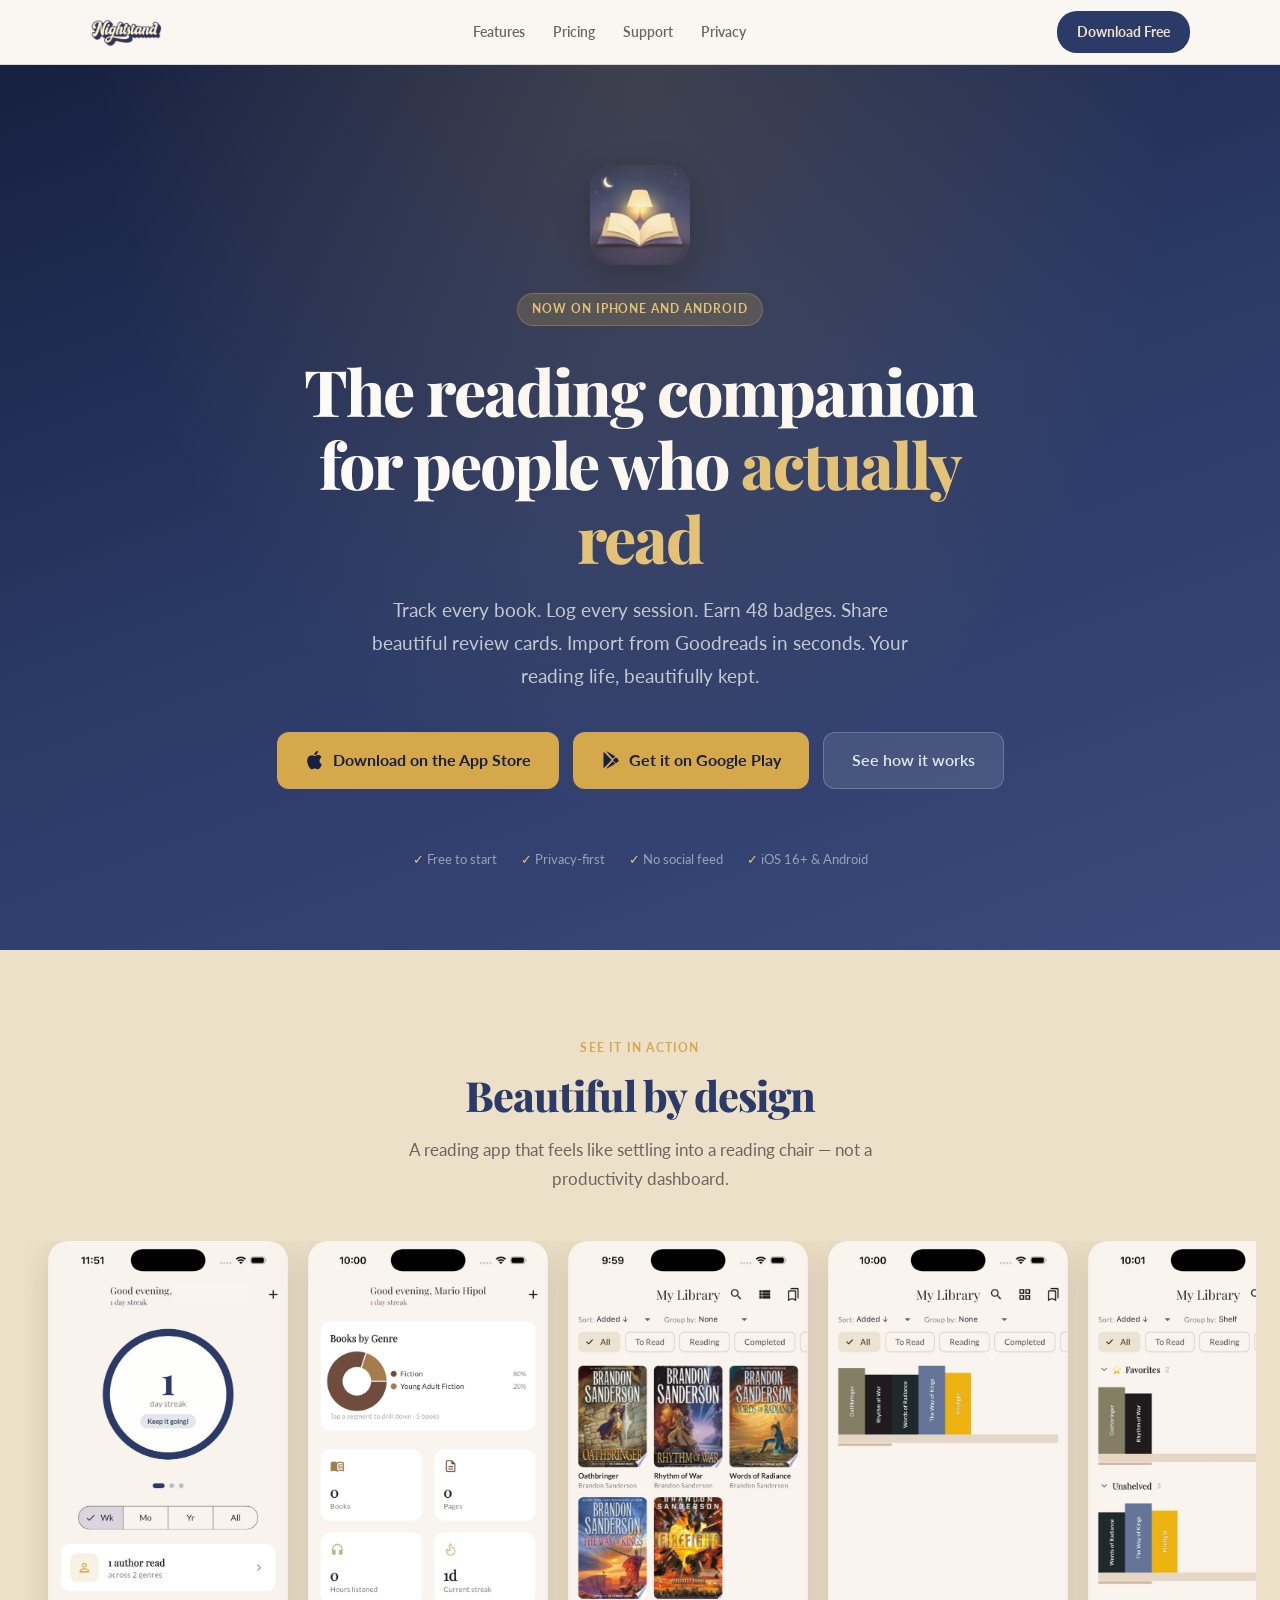
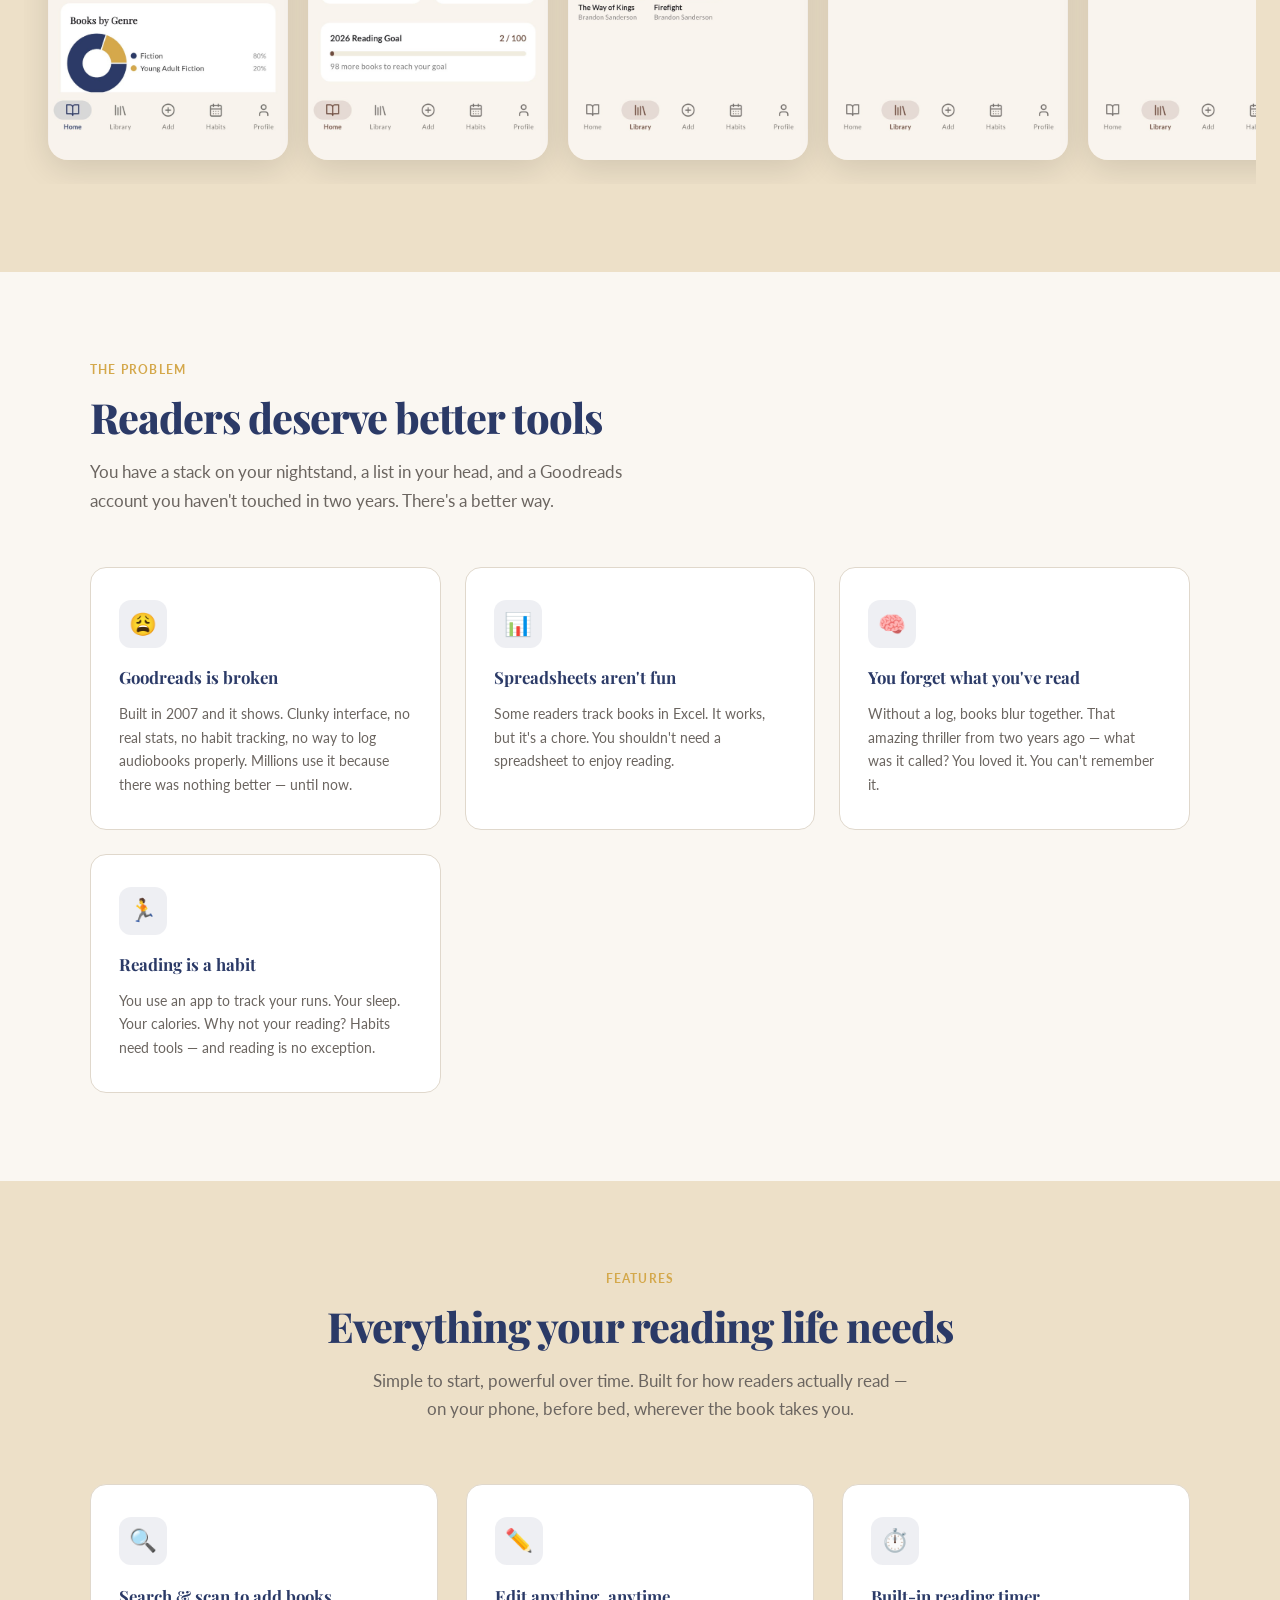
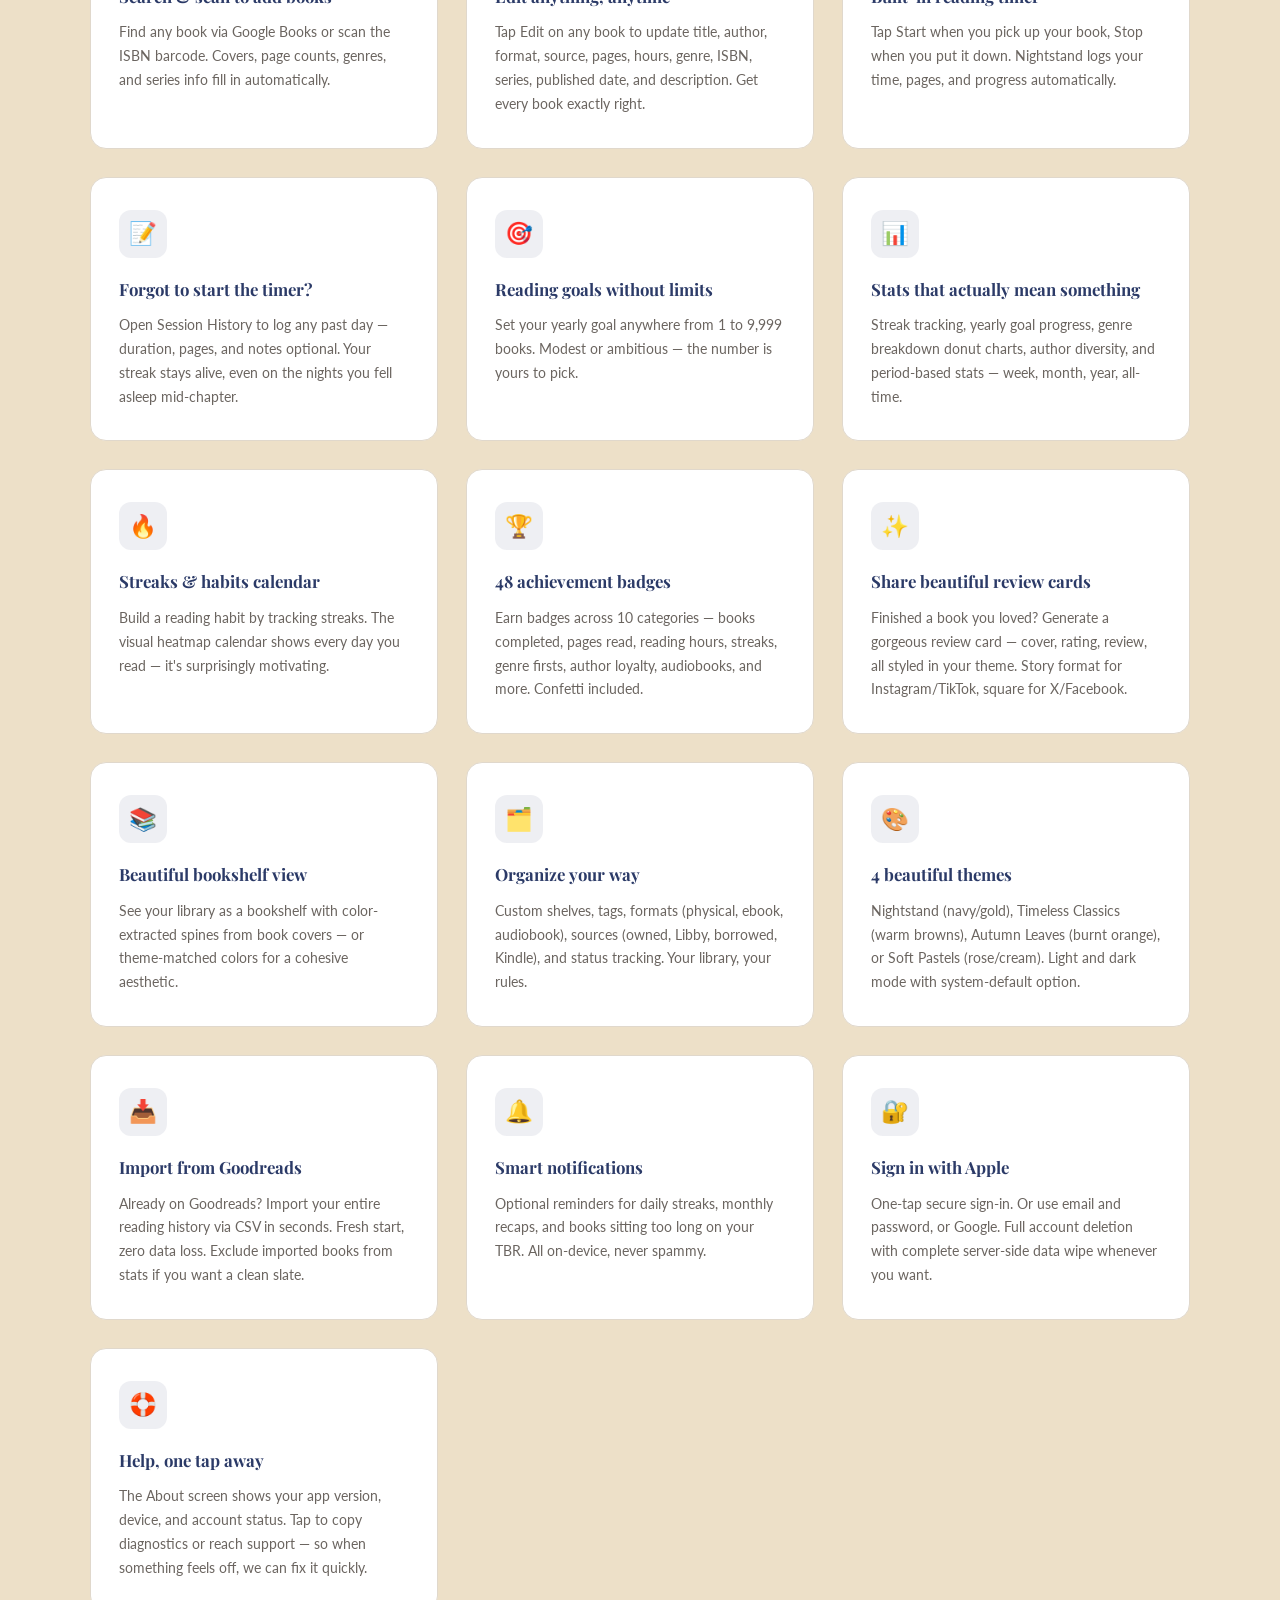
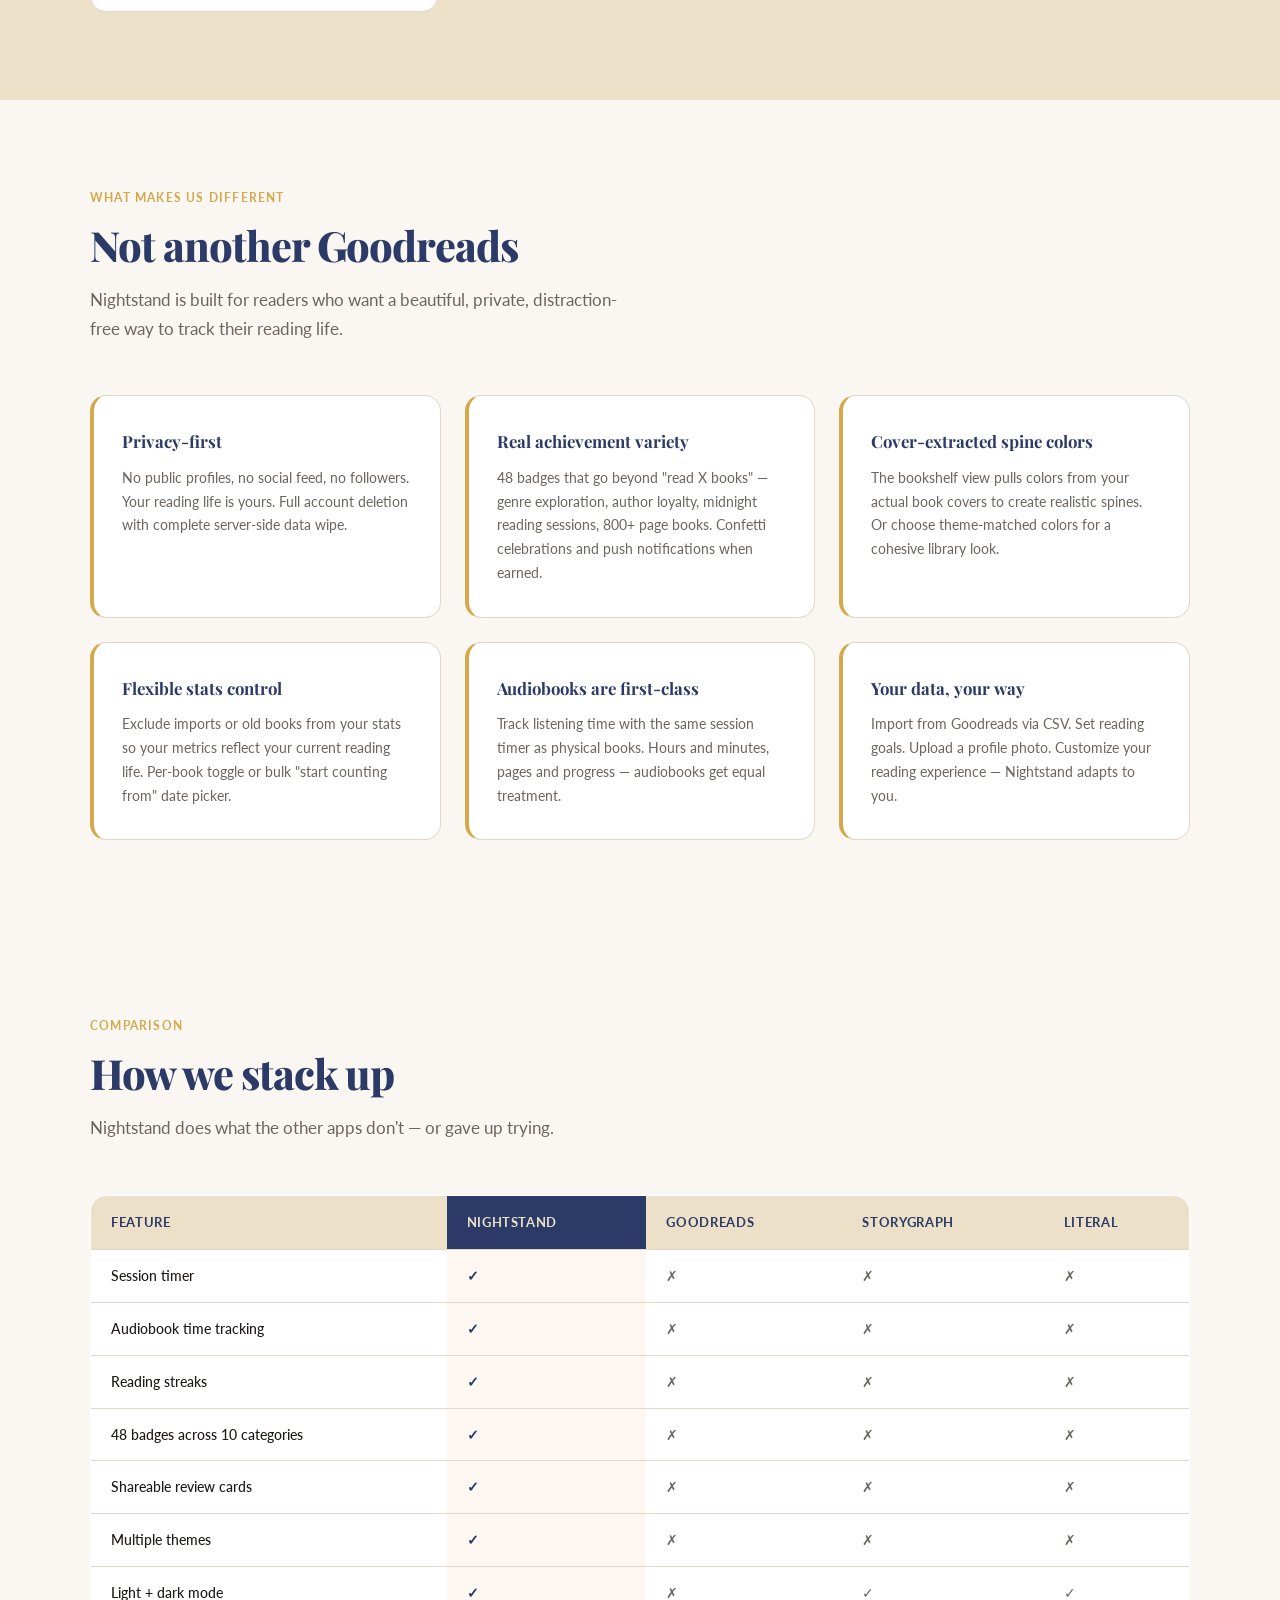
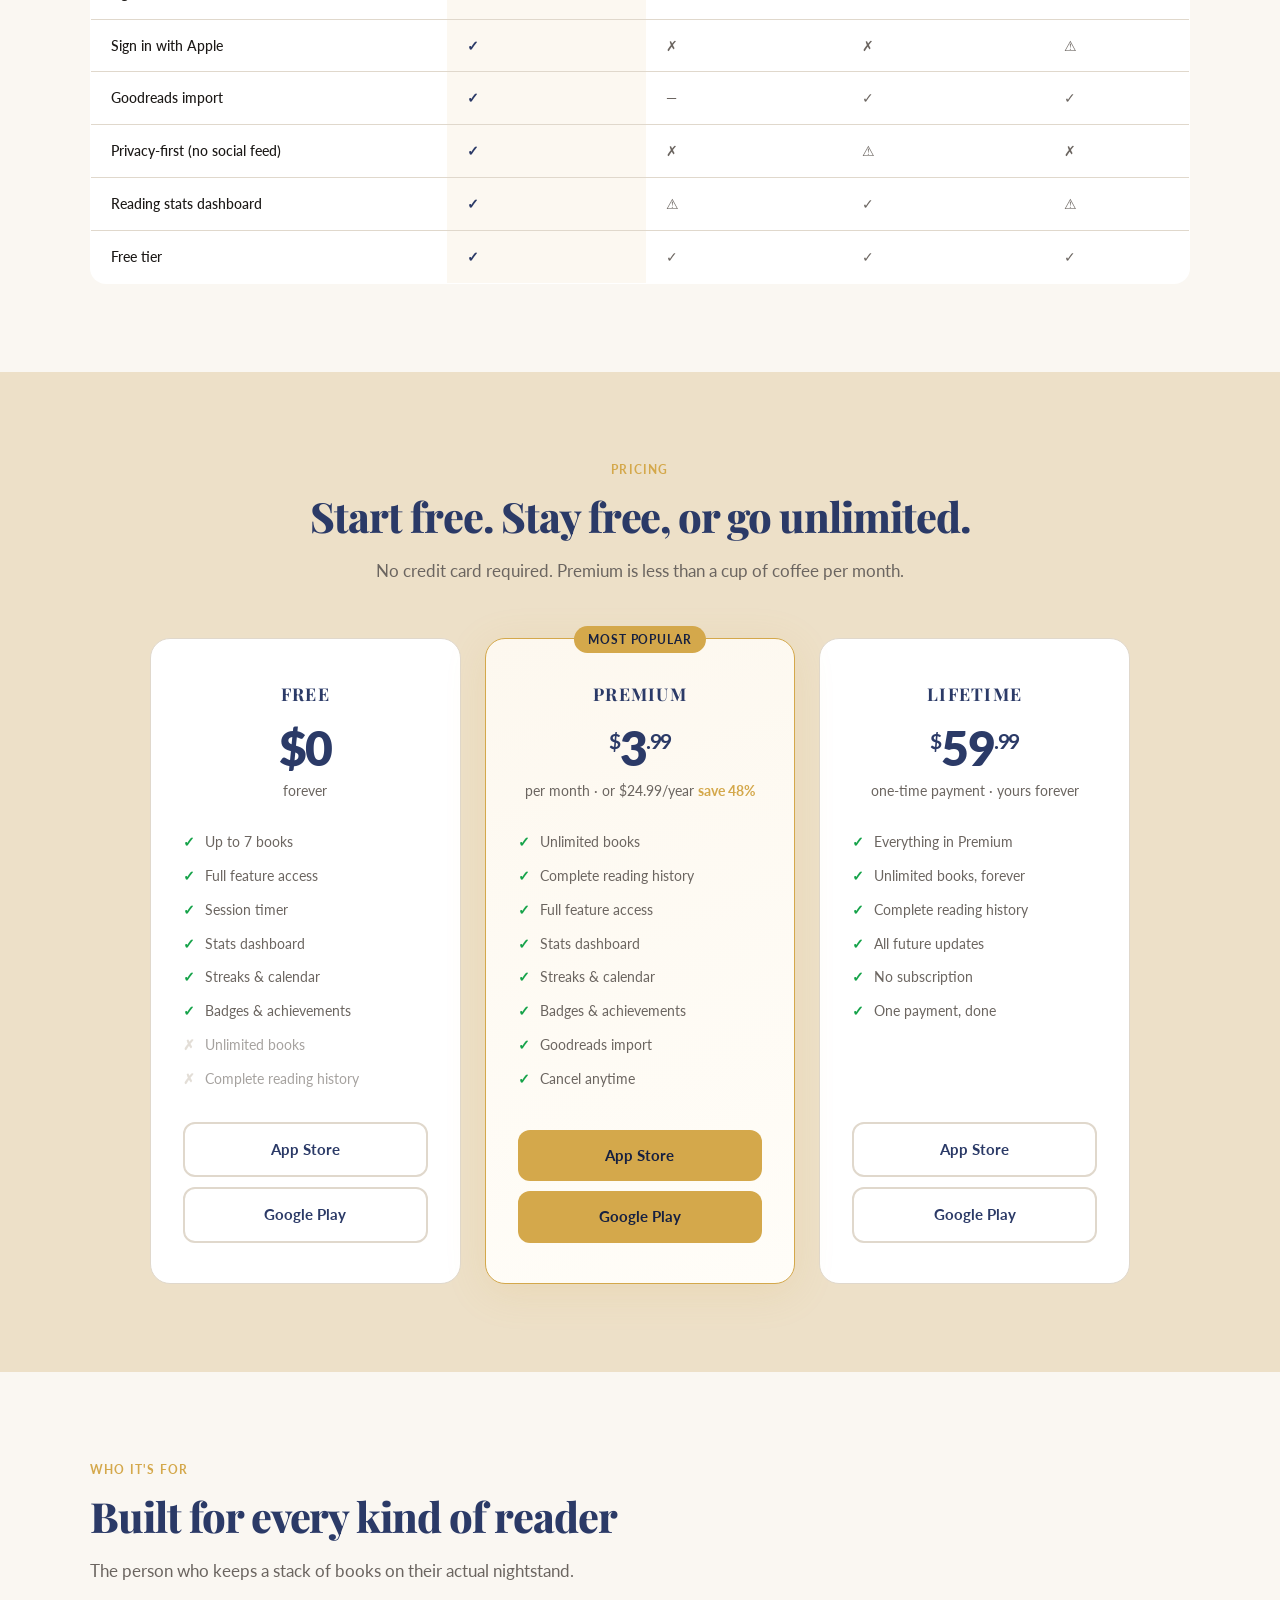
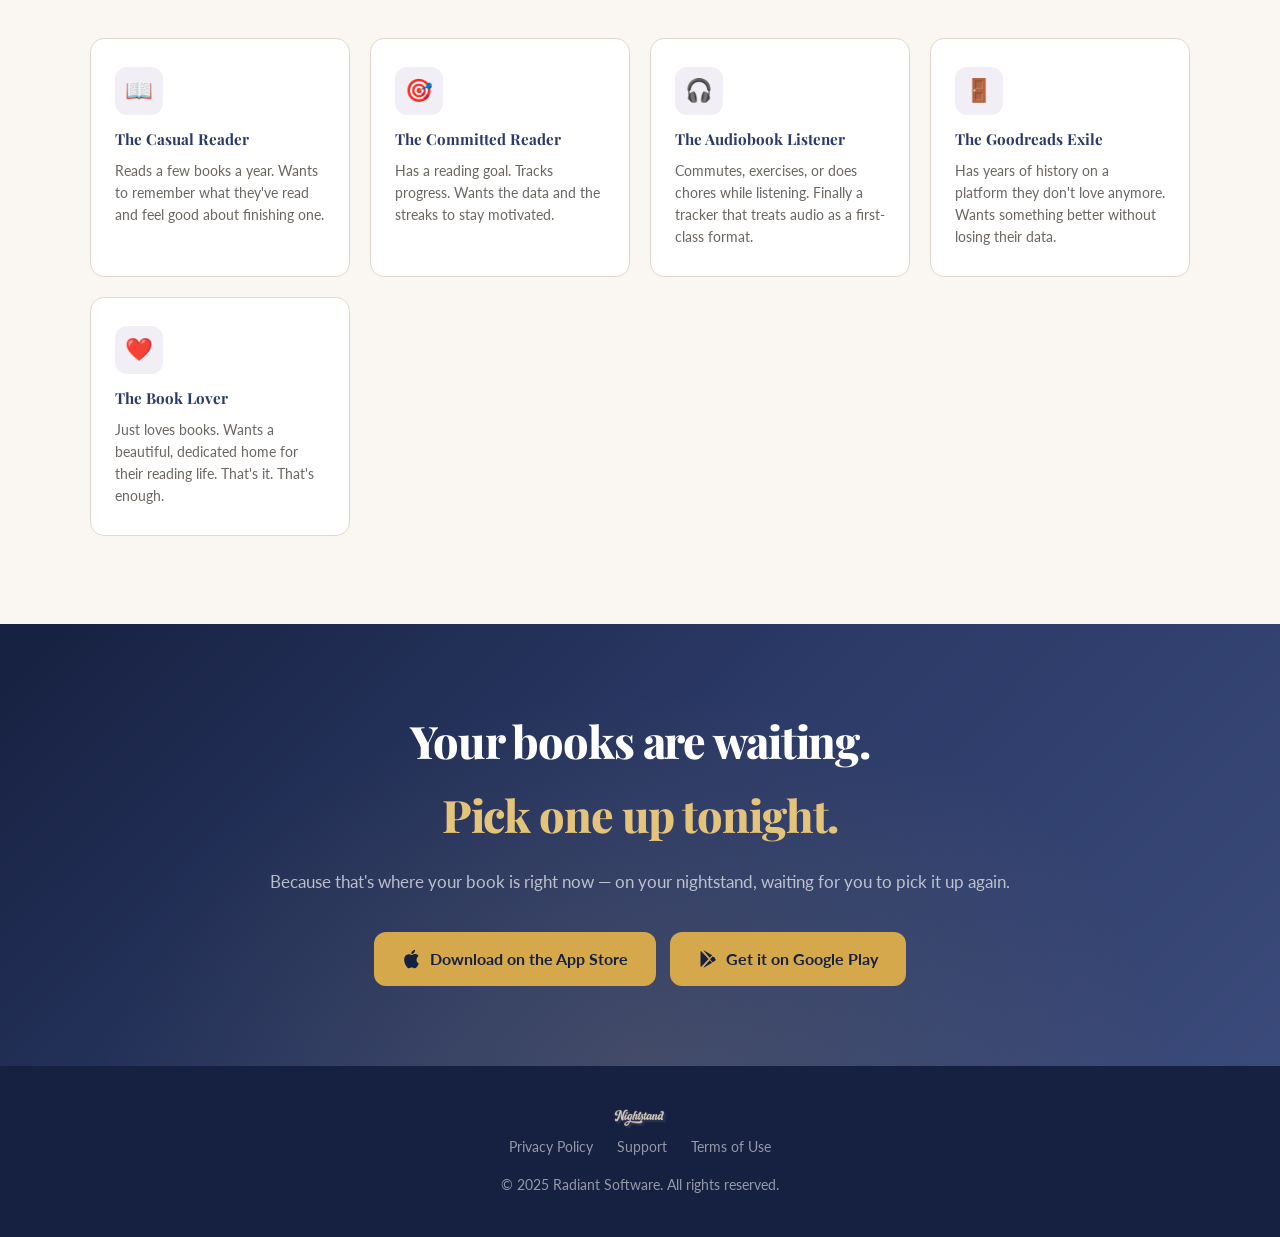
<file: index.html>
<!DOCTYPE html>
<html lang="en">
<head>
  <meta charset="UTF-8">
  <meta name="viewport" content="width=device-width, initial-scale=1.0">
  <title>Nightstand — The Reading Companion for People Who Actually Read</title>
  <meta name="description" content="Nightstand is the reading companion for people who actually read. Track your books, log sessions, earn 48 badges, share beautiful review cards, and import from Goodreads. Now on iPhone and Android. Free to start.">
  <link rel="icon" type="image/jpg" href="images/icon.jpg">

  <meta property="og:type" content="website">
  <meta property="og:title" content="Nightstand — The Reading Companion for People Who Actually Read">
  <meta property="og:description" content="Track your books, log sessions, earn 48 badges, and share beautiful review cards. Now on iPhone and Android.">
  <meta property="og:url" content="https://www.nightstandjournal.com/">
  <meta property="og:image" content="https://www.nightstandjournal.com/images/icon.jpg">
  <meta name="twitter:card" content="summary_large_image">
  <meta name="twitter:title" content="Nightstand — Your Reading Companion">
  <meta name="twitter:description" content="Track your books, log sessions, earn 48 badges, and share beautiful review cards. Now on iPhone and Android.">
  <meta name="twitter:image" content="https://www.nightstandjournal.com/images/icon.jpg">

  <script type="application/ld+json">
  {
    "@context": "https://schema.org",
    "@type": "SoftwareApplication",
    "name": "Nightstand",
    "applicationCategory": "LifestyleApplication",
    "operatingSystem": "iOS 16+, Android",
    "softwareVersion": "1.5.2",
    "publisher": {
      "@type": "Organization",
      "name": "Radiant Software"
    },
    "offers": [
      { "@type": "Offer", "price": "0", "priceCurrency": "USD", "description": "Free — up to 7 books" },
      { "@type": "Offer", "price": "3.99", "priceCurrency": "USD", "description": "Premium monthly" },
      { "@type": "Offer", "price": "24.99", "priceCurrency": "USD", "description": "Premium annual" },
      { "@type": "Offer", "price": "59.99", "priceCurrency": "USD", "description": "Lifetime — one-time purchase" }
    ],
    "downloadUrl": [
      "https://apps.apple.com/us/app/nightstand-journal/id6761640851",
      "https://play.google.com/store/apps/details?id=com.radiantsoftware.nightstand"
    ]
  }
  </script>

  <link rel="preconnect" href="https://fonts.googleapis.com">
  <link rel="preconnect" href="https://fonts.gstatic.com" crossorigin>
  <link href="https://fonts.googleapis.com/css2?family=Playfair+Display:wght@600;700;800&family=Lato:wght@400;600;700&display=swap" rel="stylesheet">
  <style>
    *, *::before, *::after { margin: 0; padding: 0; box-sizing: border-box; }

    :root {
      --navy: #2B3A67;
      --navy-dark: #1e2a4a;
      --navy-deeper: #162040;
      --gold: #D4A84B;
      --gold-light: #e4c47a;
      --cream: #EDE0C8;
      --cream-light: #f5efe3;
      --cream-bg: #faf7f2;
      --lavender: #8B7AAF;
      --lavender-light: #a898c8;
      --ink: #1c1917;
      --text-muted: #6b6560;
      --border: #e0d8cc;
    }

    html { scroll-behavior: smooth; }

    body {
      font-family: 'Lato', -apple-system, BlinkMacSystemFont, "Segoe UI", Roboto, Helvetica, Arial, sans-serif;
      color: var(--ink);
      line-height: 1.65;
      background: var(--cream-bg);
    }

    h1, h2, h3, .nav-brand, .pricing-name { font-family: 'Playfair Display', Georgia, serif; }

    a { color: inherit; text-decoration: none; }
    img { max-width: 100%; display: block; }

    /* ─── NAV ─── */
    nav {
      position: sticky;
      top: 0;
      z-index: 100;
      background: rgba(250, 247, 242, 0.92);
      backdrop-filter: blur(10px);
      border-bottom: 1px solid var(--border);
      padding: 0 24px;
    }
    .nav-inner {
      max-width: 1100px;
      margin: 0 auto;
      display: flex;
      align-items: center;
      justify-content: space-between;
      height: 64px;
    }
    .nav-brand {
      display: flex;
      align-items: center;
      gap: 10px;
      font-size: 1.25rem;
      font-weight: 700;
      color: var(--navy);
      letter-spacing: -0.01em;
    }
    .nav-brand img {
      height: 32px;
      width: auto;
    }
    .nav-links {
      display: flex;
      gap: 28px;
      font-size: 0.875rem;
      font-weight: 600;
      color: var(--text-muted);
    }
    .nav-links a:hover { color: var(--navy); }
    .nav-cta {
      background: var(--navy);
      color: var(--cream);
      padding: 9px 20px;
      border-radius: 20px;
      font-size: 0.875rem;
      font-weight: 700;
      transition: background 0.15s;
    }
    .nav-cta:hover { background: var(--navy-dark); color: #fff; }

    /* ─── HERO ─── */
    .hero {
      background: linear-gradient(160deg, var(--navy-deeper) 0%, var(--navy) 50%, #3a4a7a 100%);
      color: #fff;
      text-align: center;
      padding: 100px 24px 80px;
      position: relative;
      overflow: hidden;
    }
    .hero::before {
      content: '';
      position: absolute;
      inset: 0;
      background: radial-gradient(ellipse at 50% 0%, rgba(212,168,75,0.18) 0%, transparent 60%);
      pointer-events: none;
    }
    .hero-icon {
      width: 100px;
      height: 100px;
      border-radius: 22px;
      margin: 0 auto 28px;
      box-shadow: 0 8px 32px rgba(0,0,0,0.3);
    }
    .hero-eyebrow {
      display: inline-block;
      background: rgba(212,168,75,0.2);
      color: var(--gold-light);
      font-size: 0.78rem;
      font-weight: 700;
      letter-spacing: 0.08em;
      text-transform: uppercase;
      padding: 5px 14px;
      border-radius: 20px;
      border: 1px solid rgba(212,168,75,0.35);
      margin-bottom: 28px;
    }
    .hero h1 {
      font-size: clamp(2.4rem, 5vw, 4rem);
      font-weight: 800;
      letter-spacing: -0.03em;
      line-height: 1.15;
      margin-bottom: 20px;
      max-width: 750px;
      margin-left: auto;
      margin-right: auto;
    }
    .hero h1 em {
      font-style: normal;
      color: var(--gold-light);
    }
    .hero-sub {
      font-size: clamp(1rem, 2vw, 1.2rem);
      color: rgba(255,255,255,0.72);
      max-width: 560px;
      margin: 0 auto 40px;
      line-height: 1.7;
    }
    .hero-actions {
      display: flex;
      gap: 14px;
      justify-content: center;
      flex-wrap: wrap;
      margin-bottom: 60px;
    }
    .btn-primary {
      display: inline-flex;
      align-items: center;
      gap: 8px;
      background: var(--gold);
      color: var(--navy-deeper);
      font-weight: 700;
      font-size: 1rem;
      padding: 14px 28px;
      border-radius: 12px;
      transition: background 0.15s, transform 0.1s;
    }
    .btn-primary:hover { background: var(--gold-light); transform: translateY(-1px); }
    .btn-secondary {
      display: inline-flex;
      align-items: center;
      gap: 8px;
      background: rgba(255,255,255,0.1);
      color: rgba(255,255,255,0.85);
      font-weight: 600;
      font-size: 1rem;
      padding: 14px 28px;
      border-radius: 12px;
      border: 1px solid rgba(255,255,255,0.2);
      transition: background 0.15s;
    }
    .btn-secondary:hover { background: rgba(255,255,255,0.18); color: #fff; }
    .hero-badges {
      display: flex;
      gap: 24px;
      justify-content: center;
      flex-wrap: wrap;
      font-size: 0.82rem;
      color: rgba(255,255,255,0.5);
    }
    .hero-badges span::before { content: '\2713\00a0'; color: var(--gold-light); }

    /* ─── SECTION SHELL ─── */
    section { padding: 88px 24px; }
    .container { max-width: 1100px; margin: 0 auto; }
    .section-label {
      font-size: 0.75rem;
      font-weight: 700;
      letter-spacing: 0.1em;
      text-transform: uppercase;
      color: var(--gold);
      margin-bottom: 12px;
    }
    .section-heading {
      font-size: clamp(1.75rem, 3.5vw, 2.6rem);
      font-weight: 800;
      letter-spacing: -0.025em;
      line-height: 1.2;
      color: var(--navy);
      margin-bottom: 16px;
    }
    .section-sub {
      font-size: 1.05rem;
      color: var(--text-muted);
      max-width: 540px;
      line-height: 1.7;
    }

    /* ─── SCREENSHOTS ─── */
    .screenshots {
      background: var(--cream);
      overflow: hidden;
    }
    .screenshots-header {
      text-align: center;
      margin-bottom: 48px;
    }
    .screenshots-header .section-sub { margin: 0 auto; }
    .screenshots-scroll {
      display: flex;
      gap: 20px;
      overflow-x: auto;
      padding: 0 24px 24px;
      scroll-snap-type: x mandatory;
      -webkit-overflow-scrolling: touch;
      scrollbar-width: none;
    }
    .screenshots-scroll::-webkit-scrollbar { display: none; }
    .screenshots-scroll img {
      flex: 0 0 auto;
      width: 240px;
      border-radius: 20px;
      box-shadow: 0 8px 32px rgba(0,0,0,0.12);
      scroll-snap-align: center;
    }

    /* ─── PROBLEM ─── */
    .problem { background: var(--cream-bg); }
    .problem-grid {
      display: grid;
      grid-template-columns: repeat(auto-fit, minmax(260px, 1fr));
      gap: 24px;
      margin-top: 52px;
    }
    .problem-card {
      background: #fff;
      border: 1px solid var(--border);
      border-radius: 16px;
      padding: 32px 28px;
    }
    .problem-card .icon {
      width: 48px;
      height: 48px;
      border-radius: 12px;
      background: rgba(43,58,103,0.08);
      display: flex;
      align-items: center;
      justify-content: center;
      font-size: 1.4rem;
      margin-bottom: 16px;
    }
    .problem-card h3 {
      font-size: 1.05rem;
      font-weight: 700;
      margin-bottom: 10px;
      color: var(--navy);
    }
    .problem-card p {
      font-size: 0.9rem;
      color: var(--text-muted);
      line-height: 1.65;
    }

    /* ─── FEATURES ─── */
    .features { background: var(--cream); }
    .features-header {
      text-align: center;
      margin-bottom: 60px;
    }
    .features-header .section-sub {
      margin: 0 auto;
    }
    .features-grid {
      display: grid;
      grid-template-columns: repeat(auto-fit, minmax(300px, 1fr));
      gap: 28px;
    }
    .feature-card {
      border: 1px solid var(--border);
      border-radius: 16px;
      padding: 32px 28px;
      background: #fff;
      transition: box-shadow 0.2s, border-color 0.2s;
    }
    .feature-card:hover {
      box-shadow: 0 8px 32px rgba(43,58,103,0.1);
      border-color: var(--lavender);
    }
    .feature-icon {
      width: 48px;
      height: 48px;
      border-radius: 12px;
      background: rgba(43,58,103,0.08);
      display: flex;
      align-items: center;
      justify-content: center;
      font-size: 1.4rem;
      margin-bottom: 18px;
    }
    .feature-card h3 {
      font-size: 1.05rem;
      font-weight: 700;
      margin-bottom: 10px;
      color: var(--navy);
    }
    .feature-card p {
      font-size: 0.9rem;
      color: var(--text-muted);
      line-height: 1.65;
    }

    /* ─── COMPARISON ─── */
    .comparison { background: var(--cream-bg); }
    .comparison-header { margin-bottom: 52px; }
    .comp-table {
      width: 100%;
      border-collapse: collapse;
      font-size: 0.9rem;
      background: #fff;
      border-radius: 16px;
      overflow: hidden;
      border: 1px solid var(--border);
    }
    .comp-table th {
      padding: 16px 20px;
      text-align: left;
      font-weight: 700;
      font-size: 0.82rem;
      background: var(--cream);
      color: var(--navy);
      border-bottom: 1px solid var(--border);
      text-transform: uppercase;
      letter-spacing: 0.05em;
    }
    .comp-table th.ours {
      background: var(--navy);
      color: var(--cream);
    }
    .comp-table td {
      padding: 14px 20px;
      border-bottom: 1px solid var(--border);
      color: var(--text-muted);
    }
    .comp-table td:first-child {
      color: var(--ink);
      font-weight: 500;
    }
    .comp-table td.ours {
      background: rgba(212,168,75,0.08);
      font-weight: 600;
      color: var(--navy);
    }
    .comp-table tr:last-child td { border-bottom: none; }
    .check { color: #16a34a; }
    .cross { color: #c2b8a8; }
    .partial { color: var(--gold); }

    /* ─── DIFFERENTIATORS ─── */
    .differentiators { background: var(--cream-bg); }
    .diff-header { margin-bottom: 52px; }
    .diff-grid {
      display: grid;
      grid-template-columns: repeat(auto-fit, minmax(300px, 1fr));
      gap: 24px;
    }
    .diff-card {
      background: #fff;
      border: 1px solid var(--border);
      border-radius: 16px;
      padding: 32px 28px;
      border-left: 4px solid var(--gold);
    }
    .diff-card h3 {
      font-size: 1.05rem;
      font-weight: 700;
      margin-bottom: 10px;
      color: var(--navy);
    }
    .diff-card p {
      font-size: 0.9rem;
      color: var(--text-muted);
      line-height: 1.65;
    }

    /* ─── PRICING ─── */
    .pricing { background: var(--cream); }
    .pricing-header { text-align: center; margin-bottom: 52px; }
    .pricing-header .section-sub { margin: 0 auto; }
    .pricing-grid {
      display: grid;
      grid-template-columns: repeat(auto-fit, minmax(260px, 1fr));
      gap: 24px;
      max-width: 980px;
      margin: 0 auto;
      align-items: stretch;
    }
    .pricing-card {
      display: flex;
      flex-direction: column;
    }
    .pricing-card .pricing-list { flex: 1; }
    .pricing-card {
      border: 1px solid var(--border);
      border-radius: 20px;
      padding: 40px 32px;
      background: #fff;
      text-align: center;
    }
    .pricing-card.featured {
      border-color: var(--gold);
      background: linear-gradient(160deg, #fdf8ef, #fffdf8);
      box-shadow: 0 8px 40px rgba(212,168,75,0.15);
      position: relative;
    }
    .pricing-badge {
      position: absolute;
      top: -13px;
      left: 50%;
      transform: translateX(-50%);
      background: var(--gold);
      color: var(--navy-deeper);
      font-size: 0.72rem;
      font-weight: 700;
      letter-spacing: 0.08em;
      text-transform: uppercase;
      padding: 4px 14px;
      border-radius: 20px;
    }
    .pricing-name {
      font-size: 1.1rem;
      font-weight: 700;
      color: var(--navy);
      text-transform: uppercase;
      letter-spacing: 0.07em;
      margin-bottom: 16px;
    }
    .pricing-price {
      font-size: 3rem;
      font-weight: 800;
      color: var(--navy);
      letter-spacing: -0.03em;
      line-height: 1;
    }
    .pricing-price sup {
      font-size: 1.3rem;
      font-weight: 700;
      vertical-align: super;
      line-height: 1;
    }
    .pricing-period {
      font-size: 0.85rem;
      color: var(--text-muted);
      margin: 8px 0 28px;
    }
    .pricing-list {
      list-style: none;
      text-align: left;
      margin-bottom: 32px;
      display: flex;
      flex-direction: column;
      gap: 10px;
    }
    .pricing-list li {
      font-size: 0.9rem;
      color: var(--text-muted);
      display: flex;
      align-items: center;
      gap: 10px;
    }
    .pricing-list li::before {
      content: '\2713';
      color: #16a34a;
      font-weight: 700;
      flex-shrink: 0;
    }
    .pricing-list li.muted::before { content: '\2717'; color: #d1c9be; }
    .pricing-list li.muted { opacity: 0.6; }
    .btn-pricing {
      display: block;
      width: 100%;
      padding: 13px;
      border-radius: 12px;
      font-weight: 700;
      font-size: 0.95rem;
      text-align: center;
      transition: all 0.15s;
    }
    .btn-pricing.outline {
      border: 2px solid var(--border);
      color: var(--navy);
    }
    .btn-pricing.outline:hover { border-color: var(--gold); color: var(--gold); }
    .btn-pricing.filled {
      background: var(--gold);
      color: var(--navy-deeper);
    }
    .btn-pricing.filled:hover { background: var(--gold-light); }
    .pricing-stores {
      display: flex;
      flex-direction: column;
      gap: 10px;
    }

    /* ─── FOR WHO ─── */
    .forwhom { background: var(--cream-bg); }
    .forwhom-grid {
      display: grid;
      grid-template-columns: repeat(auto-fit, minmax(220px, 1fr));
      gap: 20px;
      margin-top: 52px;
    }
    .forwhom-card {
      background: #fff;
      border: 1px solid var(--border);
      border-radius: 14px;
      padding: 28px 24px;
    }
    .forwhom-card .persona {
      width: 48px;
      height: 48px;
      border-radius: 12px;
      background: rgba(139,122,175,0.12);
      display: flex;
      align-items: center;
      justify-content: center;
      font-size: 1.4rem;
      margin-bottom: 12px;
    }
    .forwhom-card h3 {
      font-size: 0.95rem;
      font-weight: 700;
      margin-bottom: 8px;
      color: var(--navy);
    }
    .forwhom-card p {
      font-size: 0.86rem;
      color: var(--text-muted);
      line-height: 1.6;
    }

    /* ─── CTA BANNER ─── */
    .cta-banner {
      background: linear-gradient(135deg, var(--navy-deeper), var(--navy), #3a4a7a);
      color: #fff;
      text-align: center;
      padding: 80px 24px;
      position: relative;
      overflow: hidden;
    }
    .cta-banner::before {
      content: '';
      position: absolute;
      inset: 0;
      background: radial-gradient(ellipse at 50% 100%, rgba(212,168,75,0.12) 0%, transparent 60%);
      pointer-events: none;
    }
    .cta-banner h2 {
      font-size: clamp(1.8rem, 4vw, 2.8rem);
      font-weight: 800;
      letter-spacing: -0.025em;
      margin-bottom: 16px;
      position: relative;
    }
    .cta-banner h2 em {
      font-style: normal;
      color: var(--gold-light);
    }
    .cta-banner p {
      font-size: 1.05rem;
      color: rgba(255,255,255,0.68);
      margin-bottom: 36px;
      position: relative;
    }

    /* ─── FOOTER ─── */
    footer {
      background: var(--navy-deeper);
      color: rgba(255,255,255,0.55);
      padding: 40px 24px;
      text-align: center;
      font-size: 0.85rem;
    }
    .footer-inner {
      max-width: 1100px;
      margin: 0 auto;
    }
    .footer-links {
      display: flex;
      gap: 24px;
      justify-content: center;
      flex-wrap: wrap;
      margin-bottom: 16px;
    }
    .footer-links a { transition: color 0.15s; }
    .footer-links a:hover { color: var(--gold-light); }
    .footer-brand {
      display: flex;
      align-items: center;
      justify-content: center;
      gap: 8px;
      font-weight: 700;
      color: rgba(255,255,255,0.8);
      font-size: 0.95rem;
      margin-bottom: 6px;
    }
    .footer-brand img {
      height: 24px;
      width: auto;
      opacity: 0.8;
    }

    /* ─── RESPONSIVE ─── */
    @media (max-width: 640px) {
      .nav-links { display: none; }
      section { padding: 64px 20px; }
      .screenshots-scroll img { width: 200px; }
      .comp-table { font-size: 0.78rem; }
      .comp-table th, .comp-table td { padding: 10px 12px; }
    }
  </style>
</head>
<body>

  <!-- NAV -->
  <nav>
    <div class="nav-inner">
      <a href="/" class="nav-brand">
        <img src="images/nightstand.png" alt="Nightstand logo">
      </a>
      <div class="nav-links">
        <a href="#features">Features</a>
        <a href="#pricing">Pricing</a>
        <a href="support.html">Support</a>
        <a href="privacy.html">Privacy</a>
      </div>
      <a href="https://apps.apple.com/us/app/nightstand-journal/id6761640851" class="nav-cta">Download Free</a>
    </div>
  </nav>

  <!-- HERO -->
  <header class="hero">
    <img src="images/icon.jpg" alt="Nightstand app icon" class="hero-icon">
    <div class="hero-eyebrow">Now on iPhone and Android</div>
    <h1>The reading companion for people who <em>actually read</em></h1>
    <p class="hero-sub">
      Track every book. Log every session. Earn 48 badges. Share beautiful review cards. Import from Goodreads in seconds. Your reading life, beautifully kept.
    </p>
    <div class="hero-actions">
      <a href="https://apps.apple.com/us/app/nightstand-journal/id6761640851" class="btn-primary" aria-label="Download on the App Store">
        <svg width="20" height="20" viewBox="0 0 24 24" fill="currentColor" aria-hidden="true"><path d="M17.5 12.5c0-2.8 2.3-4.1 2.4-4.2-1.3-1.9-3.3-2.2-4-2.2-1.7-.2-3.3 1-4.2 1-.9 0-2.2-1-3.6-.9-1.9 0-3.6 1.1-4.5 2.8-2 3.4-.5 8.5 1.4 11.3.9 1.4 2 2.9 3.4 2.8 1.4-.1 1.9-.9 3.5-.9s2.1.9 3.5.9c1.4 0 2.4-1.4 3.3-2.7 1-1.5 1.4-3.1 1.4-3.2-.1-.1-2.7-1-2.7-4.7zM14.5 4.5c.8-.9 1.3-2.2 1.1-3.5-1.1.1-2.4.8-3.2 1.7-.7.8-1.4 2.1-1.2 3.4 1.2.1 2.4-.6 3.3-1.6z"/></svg>
        Download on the App Store
      </a>
      <!-- TODO: Play Store URL returned 404 at time of authoring — confirm the listing is publicly live before launch. App ID: com.radiantsoftware.nightstand -->
      <a href="https://play.google.com/store/apps/details?id=com.radiantsoftware.nightstand" class="btn-primary" aria-label="Get it on Google Play">
        <svg width="20" height="20" viewBox="0 0 24 24" fill="currentColor" aria-hidden="true"><path d="M3.6 2.3c-.4.4-.6 1-.6 1.7v16c0 .7.2 1.3.6 1.7l9.1-9.7L3.6 2.3zm10.5 11.2l2.9 3.1-9.2 5.3c-.4.2-.8.3-1.2.1l7.5-8.5zm0-3l-7.5-8.6c.4-.2.8-.1 1.2.1l9.2 5.4-2.9 3.1zm6.3 1.3c.6.3.9.8.9 1.2 0 .4-.3.9-.9 1.2l-2.8 1.6-3.2-3.4 3.2-3.4 2.8 1.6z"/></svg>
        Get it on Google Play
      </a>
      <a href="#features" class="btn-secondary">See how it works</a>
    </div>
    <div class="hero-badges">
      <span>Free to start</span>
      <span>Privacy-first</span>
      <span>No social feed</span>
      <span>iOS 16+ &amp; Android</span>
    </div>
  </header>

  <!-- SCREENSHOTS -->
  <section class="screenshots">
    <div class="container">
      <div class="screenshots-header">
        <p class="section-label">See it in action</p>
        <h2 class="section-heading">Beautiful by design</h2>
        <p class="section-sub">A reading app that feels like settling into a reading chair — not a productivity dashboard.</p>
      </div>
    </div>
    <div class="screenshots-scroll">
      <img src="images/nightstand-10.png" alt="Dashboard with streak tracking">
      <img src="images/nightstand-06.png" alt="Reading stats and genre breakdown">
      <img src="images/nightstand-02.png" alt="Library grid view with book covers">
      <img src="images/nightstand-08.png" alt="Bookshelf view with spine colors">
      <img src="images/nightstand-09.png" alt="Grouped shelves view">
      <img src="images/nightstand-07.png" alt="Library list view">
      <img src="images/nightstand-03.png" alt="Reading habits calendar">
      <img src="images/nightstand-04.png" alt="Monthly reading stats">
      <img src="images/nightstand-05.png" alt="Profile and settings">
      <img src="images/nightstand-01.png" alt="Confetti celebration on milestone">
    </div>
  </section>

  <!-- PROBLEM -->
  <section class="problem" id="problem">
    <div class="container">
      <p class="section-label">The problem</p>
      <h2 class="section-heading">Readers deserve better tools</h2>
      <p class="section-sub">You have a stack on your nightstand, a list in your head, and a Goodreads account you haven't touched in two years. There's a better way.</p>
      <div class="problem-grid">
        <div class="problem-card">
          <div class="icon">😩</div>
          <h3>Goodreads is broken</h3>
          <p>Built in 2007 and it shows. Clunky interface, no real stats, no habit tracking, no way to log audiobooks properly. Millions use it because there was nothing better — until now.</p>
        </div>
        <div class="problem-card">
          <div class="icon">📊</div>
          <h3>Spreadsheets aren't fun</h3>
          <p>Some readers track books in Excel. It works, but it's a chore. You shouldn't need a spreadsheet to enjoy reading.</p>
        </div>
        <div class="problem-card">
          <div class="icon">🧠</div>
          <h3>You forget what you've read</h3>
          <p>Without a log, books blur together. That amazing thriller from two years ago — what was it called? You loved it. You can't remember it.</p>
        </div>
        <div class="problem-card">
          <div class="icon">🏃</div>
          <h3>Reading is a habit</h3>
          <p>You use an app to track your runs. Your sleep. Your calories. Why not your reading? Habits need tools — and reading is no exception.</p>
        </div>
      </div>
    </div>
  </section>

  <!-- FEATURES -->
  <section class="features" id="features">
    <div class="container">
      <div class="features-header">
        <p class="section-label">Features</p>
        <h2 class="section-heading">Everything your reading life needs</h2>
        <p class="section-sub">Simple to start, powerful over time. Built for how readers actually read — on your phone, before bed, wherever the book takes you.</p>
      </div>
      <div class="features-grid">
        <div class="feature-card">
          <div class="feature-icon">🔍</div>
          <h3>Search & scan to add books</h3>
          <p>Find any book via Google Books or scan the ISBN barcode. Covers, page counts, genres, and series info fill in automatically.</p>
        </div>
        <div class="feature-card">
          <div class="feature-icon">✏️</div>
          <h3>Edit anything, anytime</h3>
          <p>Tap Edit on any book to update title, author, format, source, pages, hours, genre, ISBN, series, published date, and description. Get every book exactly right.</p>
        </div>
        <div class="feature-card">
          <div class="feature-icon">⏱️</div>
          <h3>Built-in reading timer</h3>
          <p>Tap Start when you pick up your book, Stop when you put it down. Nightstand logs your time, pages, and progress automatically.</p>
        </div>
        <div class="feature-card">
          <div class="feature-icon">📝</div>
          <h3>Forgot to start the timer?</h3>
          <p>Open Session History to log any past day — duration, pages, and notes optional. Your streak stays alive, even on the nights you fell asleep mid-chapter.</p>
        </div>
        <div class="feature-card">
          <div class="feature-icon">🎯</div>
          <h3>Reading goals without limits</h3>
          <p>Set your yearly goal anywhere from 1 to 9,999 books. Modest or ambitious — the number is yours to pick.</p>
        </div>
        <div class="feature-card">
          <div class="feature-icon">📊</div>
          <h3>Stats that actually mean something</h3>
          <p>Streak tracking, yearly goal progress, genre breakdown donut charts, author diversity, and period-based stats — week, month, year, all-time.</p>
        </div>
        <div class="feature-card">
          <div class="feature-icon">🔥</div>
          <h3>Streaks & habits calendar</h3>
          <p>Build a reading habit by tracking streaks. The visual heatmap calendar shows every day you read — it's surprisingly motivating.</p>
        </div>
        <div class="feature-card">
          <div class="feature-icon">🏆</div>
          <h3>48 achievement badges</h3>
          <p>Earn badges across 10 categories — books completed, pages read, reading hours, streaks, genre firsts, author loyalty, audiobooks, and more. Confetti included.</p>
        </div>
        <div class="feature-card">
          <div class="feature-icon">✨</div>
          <h3>Share beautiful review cards</h3>
          <p>Finished a book you loved? Generate a gorgeous review card — cover, rating, review, all styled in your theme. Story format for Instagram/TikTok, square for X/Facebook.</p>
        </div>
        <div class="feature-card">
          <div class="feature-icon">📚</div>
          <h3>Beautiful bookshelf view</h3>
          <p>See your library as a bookshelf with color-extracted spines from book covers — or theme-matched colors for a cohesive aesthetic.</p>
        </div>
        <div class="feature-card">
          <div class="feature-icon">🗂️</div>
          <h3>Organize your way</h3>
          <p>Custom shelves, tags, formats (physical, ebook, audiobook), sources (owned, Libby, borrowed, Kindle), and status tracking. Your library, your rules.</p>
        </div>
        <div class="feature-card">
          <div class="feature-icon">🎨</div>
          <h3>4 beautiful themes</h3>
          <p>Nightstand (navy/gold), Timeless Classics (warm browns), Autumn Leaves (burnt orange), or Soft Pastels (rose/cream). Light and dark mode with system-default option.</p>
        </div>
        <div class="feature-card">
          <div class="feature-icon">📥</div>
          <h3>Import from Goodreads</h3>
          <p>Already on Goodreads? Import your entire reading history via CSV in seconds. Fresh start, zero data loss. Exclude imported books from stats if you want a clean slate.</p>
        </div>
        <div class="feature-card">
          <div class="feature-icon">🔔</div>
          <h3>Smart notifications</h3>
          <p>Optional reminders for daily streaks, monthly recaps, and books sitting too long on your TBR. All on-device, never spammy.</p>
        </div>
        <div class="feature-card">
          <div class="feature-icon">🔐</div>
          <h3>Sign in with Apple</h3>
          <p>One-tap secure sign-in. Or use email and password, or Google. Full account deletion with complete server-side data wipe whenever you want.</p>
        </div>
        <div class="feature-card">
          <div class="feature-icon">🛟</div>
          <h3>Help, one tap away</h3>
          <p>The About screen shows your app version, device, and account status. Tap to copy diagnostics or reach support — so when something feels off, we can fix it quickly.</p>
        </div>
      </div>
    </div>
  </section>

  <!-- DIFFERENTIATORS -->
  <section class="differentiators">
    <div class="container">
      <div class="diff-header">
        <p class="section-label">What makes us different</p>
        <h2 class="section-heading">Not another Goodreads</h2>
        <p class="section-sub">Nightstand is built for readers who want a beautiful, private, distraction-free way to track their reading life.</p>
      </div>
      <div class="diff-grid">
        <div class="diff-card">
          <h3>Privacy-first</h3>
          <p>No public profiles, no social feed, no followers. Your reading life is yours. Full account deletion with complete server-side data wipe.</p>
        </div>
        <div class="diff-card">
          <h3>Real achievement variety</h3>
          <p>48 badges that go beyond "read X books" — genre exploration, author loyalty, midnight reading sessions, 800+ page books. Confetti celebrations and push notifications when earned.</p>
        </div>
        <div class="diff-card">
          <h3>Cover-extracted spine colors</h3>
          <p>The bookshelf view pulls colors from your actual book covers to create realistic spines. Or choose theme-matched colors for a cohesive library look.</p>
        </div>
        <div class="diff-card">
          <h3>Flexible stats control</h3>
          <p>Exclude imports or old books from your stats so your metrics reflect your current reading life. Per-book toggle or bulk "start counting from" date picker.</p>
        </div>
        <div class="diff-card">
          <h3>Audiobooks are first-class</h3>
          <p>Track listening time with the same session timer as physical books. Hours and minutes, pages and progress — audiobooks get equal treatment.</p>
        </div>
        <div class="diff-card">
          <h3>Your data, your way</h3>
          <p>Import from Goodreads via CSV. Set reading goals. Upload a profile photo. Customize your reading experience — Nightstand adapts to you.</p>
        </div>
      </div>
    </div>
  </section>

  <!-- COMPARISON -->
  <section class="comparison">
    <div class="container">
      <div class="comparison-header">
        <p class="section-label">Comparison</p>
        <h2 class="section-heading">How we stack up</h2>
        <p class="section-sub">Nightstand does what the other apps don't — or gave up trying.</p>
      </div>
      <div style="overflow-x: auto;">
        <table class="comp-table">
          <thead>
            <tr>
              <th>Feature</th>
              <th class="ours">Nightstand</th>
              <th>Goodreads</th>
              <th>StoryGraph</th>
              <th>Literal</th>
            </tr>
          </thead>
          <tbody>
            <tr>
              <td>Session timer</td>
              <td class="ours check">✓</td>
              <td class="cross">✗</td>
              <td class="cross">✗</td>
              <td class="cross">✗</td>
            </tr>
            <tr>
              <td>Audiobook time tracking</td>
              <td class="ours check">✓</td>
              <td class="cross">✗</td>
              <td class="cross">✗</td>
              <td class="cross">✗</td>
            </tr>
            <tr>
              <td>Reading streaks</td>
              <td class="ours check">✓</td>
              <td class="cross">✗</td>
              <td class="cross">✗</td>
              <td class="cross">✗</td>
            </tr>
            <tr>
              <td>48 badges across 10 categories</td>
              <td class="ours check">✓</td>
              <td class="cross">✗</td>
              <td class="cross">✗</td>
              <td class="cross">✗</td>
            </tr>
            <tr>
              <td>Shareable review cards</td>
              <td class="ours check">✓</td>
              <td class="cross">✗</td>
              <td class="cross">✗</td>
              <td class="cross">✗</td>
            </tr>
            <tr>
              <td>Multiple themes</td>
              <td class="ours check">✓</td>
              <td class="cross">✗</td>
              <td class="cross">✗</td>
              <td class="cross">✗</td>
            </tr>
            <tr>
              <td>Light + dark mode</td>
              <td class="ours check">✓</td>
              <td class="cross">✗</td>
              <td class="check">✓</td>
              <td class="check">✓</td>
            </tr>
            <tr>
              <td>Sign in with Apple</td>
              <td class="ours check">✓</td>
              <td class="cross">✗</td>
              <td class="cross">✗</td>
              <td class="partial">⚠</td>
            </tr>
            <tr>
              <td>Goodreads import</td>
              <td class="ours check">✓</td>
              <td>—</td>
              <td class="check">✓</td>
              <td class="check">✓</td>
            </tr>
            <tr>
              <td>Privacy-first (no social feed)</td>
              <td class="ours check">✓</td>
              <td class="cross">✗</td>
              <td class="partial">⚠</td>
              <td class="cross">✗</td>
            </tr>
            <tr>
              <td>Reading stats dashboard</td>
              <td class="ours check">✓</td>
              <td class="partial">⚠</td>
              <td class="check">✓</td>
              <td class="partial">⚠</td>
            </tr>
            <tr>
              <td>Free tier</td>
              <td class="ours check">✓</td>
              <td class="check">✓</td>
              <td class="check">✓</td>
              <td class="check">✓</td>
            </tr>
          </tbody>
        </table>
      </div>
    </div>
  </section>

  <!-- PRICING -->
  <section class="pricing" id="pricing">
    <div class="container">
      <div class="pricing-header">
        <p class="section-label">Pricing</p>
        <h2 class="section-heading">Start free. Stay free, or go unlimited.</h2>
        <p class="section-sub">No credit card required. Premium is less than a cup of coffee per month.</p>
      </div>
      <div class="pricing-grid">
        <div class="pricing-card">
          <div class="pricing-name">Free</div>
          <div class="pricing-price">$0</div>
          <p class="pricing-period">forever</p>
          <ul class="pricing-list">
            <li>Up to 7 books</li>
            <li>Full feature access</li>
            <li>Session timer</li>
            <li>Stats dashboard</li>
            <li>Streaks &amp; calendar</li>
            <li>Badges &amp; achievements</li>
            <li class="muted">Unlimited books</li>
            <li class="muted">Complete reading history</li>
          </ul>
          <div class="pricing-stores">
            <a href="https://apps.apple.com/us/app/nightstand-journal/id6761640851" class="btn-pricing outline">App Store</a>
            <a href="https://play.google.com/store/apps/details?id=com.radiantsoftware.nightstand" class="btn-pricing outline">Google Play</a>
          </div>
        </div>
        <div class="pricing-card featured">
          <div class="pricing-badge">Most Popular</div>
          <div class="pricing-name">Premium</div>
          <div class="pricing-price"><sup>$</sup>3<sup>.99</sup></div>
          <p class="pricing-period">per month &middot; or $24.99/year <strong style="color: var(--gold);">save 48%</strong></p>
          <ul class="pricing-list">
            <li>Unlimited books</li>
            <li>Complete reading history</li>
            <li>Full feature access</li>
            <li>Stats dashboard</li>
            <li>Streaks &amp; calendar</li>
            <li>Badges &amp; achievements</li>
            <li>Goodreads import</li>
            <li>Cancel anytime</li>
          </ul>
          <div class="pricing-stores">
            <a href="https://apps.apple.com/us/app/nightstand-journal/id6761640851" class="btn-pricing filled">App Store</a>
            <a href="https://play.google.com/store/apps/details?id=com.radiantsoftware.nightstand" class="btn-pricing filled">Google Play</a>
          </div>
        </div>
        <div class="pricing-card">
          <div class="pricing-name">Lifetime</div>
          <div class="pricing-price"><sup>$</sup>59<sup>.99</sup></div>
          <p class="pricing-period">one-time payment &middot; yours forever</p>
          <ul class="pricing-list">
            <li>Everything in Premium</li>
            <li>Unlimited books, forever</li>
            <li>Complete reading history</li>
            <li>All future updates</li>
            <li>No subscription</li>
            <li>One payment, done</li>
          </ul>
          <div class="pricing-stores">
            <a href="https://apps.apple.com/us/app/nightstand-journal/id6761640851" class="btn-pricing outline">App Store</a>
            <a href="https://play.google.com/store/apps/details?id=com.radiantsoftware.nightstand" class="btn-pricing outline">Google Play</a>
          </div>
        </div>
      </div>
    </div>
  </section>

  <!-- FOR WHO -->
  <section class="forwhom">
    <div class="container">
      <p class="section-label">Who it's for</p>
      <h2 class="section-heading">Built for every kind of reader</h2>
      <p class="section-sub">The person who keeps a stack of books on their actual nightstand.</p>
      <div class="forwhom-grid">
        <div class="forwhom-card">
          <div class="persona">📖</div>
          <h3>The Casual Reader</h3>
          <p>Reads a few books a year. Wants to remember what they've read and feel good about finishing one.</p>
        </div>
        <div class="forwhom-card">
          <div class="persona">🎯</div>
          <h3>The Committed Reader</h3>
          <p>Has a reading goal. Tracks progress. Wants the data and the streaks to stay motivated.</p>
        </div>
        <div class="forwhom-card">
          <div class="persona">🎧</div>
          <h3>The Audiobook Listener</h3>
          <p>Commutes, exercises, or does chores while listening. Finally a tracker that treats audio as a first-class format.</p>
        </div>
        <div class="forwhom-card">
          <div class="persona">🚪</div>
          <h3>The Goodreads Exile</h3>
          <p>Has years of history on a platform they don't love anymore. Wants something better without losing their data.</p>
        </div>
        <div class="forwhom-card">
          <div class="persona">❤️</div>
          <h3>The Book Lover</h3>
          <p>Just loves books. Wants a beautiful, dedicated home for their reading life. That's it. That's enough.</p>
        </div>
      </div>
    </div>
  </section>

  <!-- CTA BANNER -->
  <section class="cta-banner">
    <div class="container">
      <h2>Your books are waiting.<br><em>Pick one up tonight.</em></h2>
      <p>Because that's where your book is right now — on your nightstand, waiting for you to pick it up again.</p>
      <div style="display: flex; gap: 14px; justify-content: center; flex-wrap: wrap; position: relative;">
        <a href="https://apps.apple.com/us/app/nightstand-journal/id6761640851" class="btn-primary" aria-label="Download on the App Store">
          <svg width="20" height="20" viewBox="0 0 24 24" fill="currentColor" aria-hidden="true"><path d="M17.5 12.5c0-2.8 2.3-4.1 2.4-4.2-1.3-1.9-3.3-2.2-4-2.2-1.7-.2-3.3 1-4.2 1-.9 0-2.2-1-3.6-.9-1.9 0-3.6 1.1-4.5 2.8-2 3.4-.5 8.5 1.4 11.3.9 1.4 2 2.9 3.4 2.8 1.4-.1 1.9-.9 3.5-.9s2.1.9 3.5.9c1.4 0 2.4-1.4 3.3-2.7 1-1.5 1.4-3.1 1.4-3.2-.1-.1-2.7-1-2.7-4.7zM14.5 4.5c.8-.9 1.3-2.2 1.1-3.5-1.1.1-2.4.8-3.2 1.7-.7.8-1.4 2.1-1.2 3.4 1.2.1 2.4-.6 3.3-1.6z"/></svg>
          Download on the App Store
        </a>
        <a href="https://play.google.com/store/apps/details?id=com.radiantsoftware.nightstand" class="btn-primary" aria-label="Get it on Google Play">
          <svg width="20" height="20" viewBox="0 0 24 24" fill="currentColor" aria-hidden="true"><path d="M3.6 2.3c-.4.4-.6 1-.6 1.7v16c0 .7.2 1.3.6 1.7l9.1-9.7L3.6 2.3zm10.5 11.2l2.9 3.1-9.2 5.3c-.4.2-.8.3-1.2.1l7.5-8.5zm0-3l-7.5-8.6c.4-.2.8-.1 1.2.1l9.2 5.4-2.9 3.1zm6.3 1.3c.6.3.9.8.9 1.2 0 .4-.3.9-.9 1.2l-2.8 1.6-3.2-3.4 3.2-3.4 2.8 1.6z"/></svg>
          Get it on Google Play
        </a>
      </div>
    </div>
  </section>

  <!-- FOOTER -->
  <footer>
    <div class="footer-inner">
      <div class="footer-brand">
        <img src="images/nightstand.png" alt="Nightstand">
      </div>
      <div class="footer-links">
        <a href="privacy.html">Privacy Policy</a>
        <a href="support.html">Support</a>
        <a href="privacy.html#terms">Terms of Use</a>
      </div>
      <p>&copy; 2025 Radiant Software. All rights reserved.</p>
    </div>
  </footer>

</body>
</html>
</file>
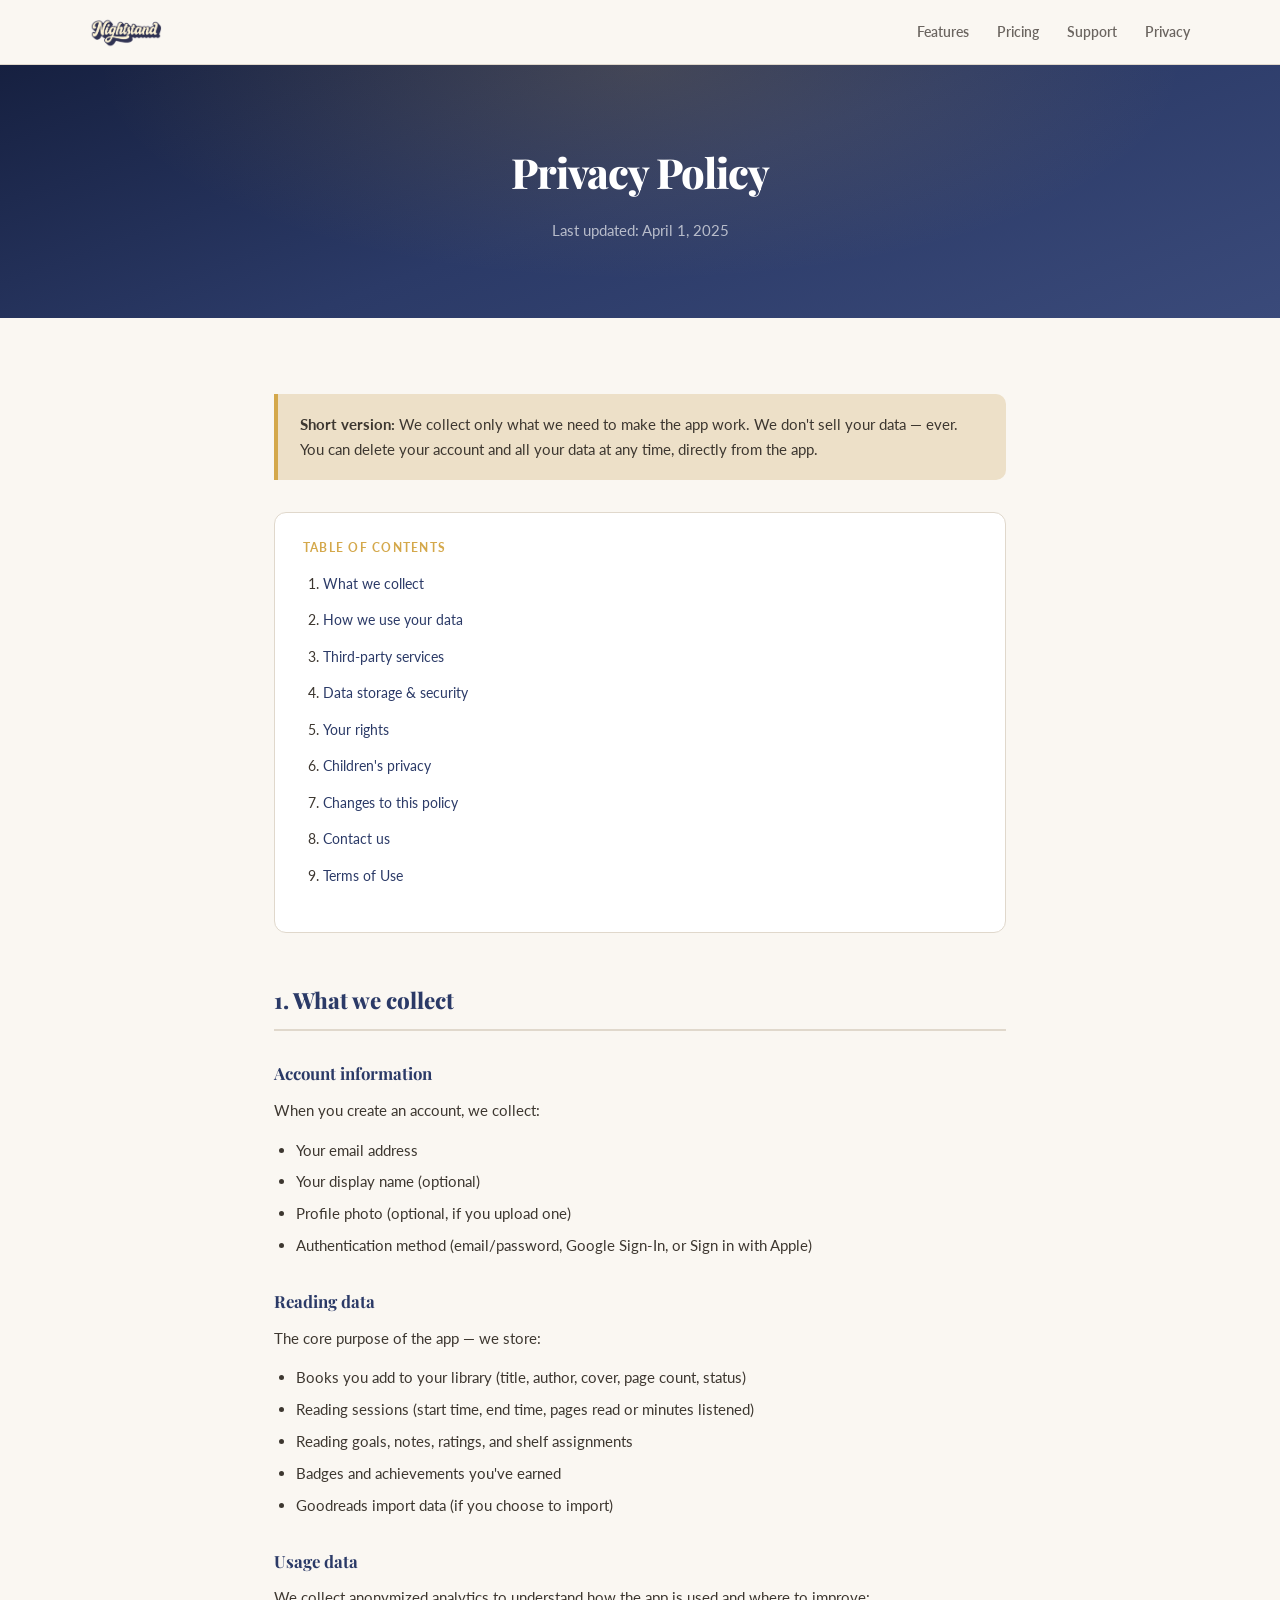
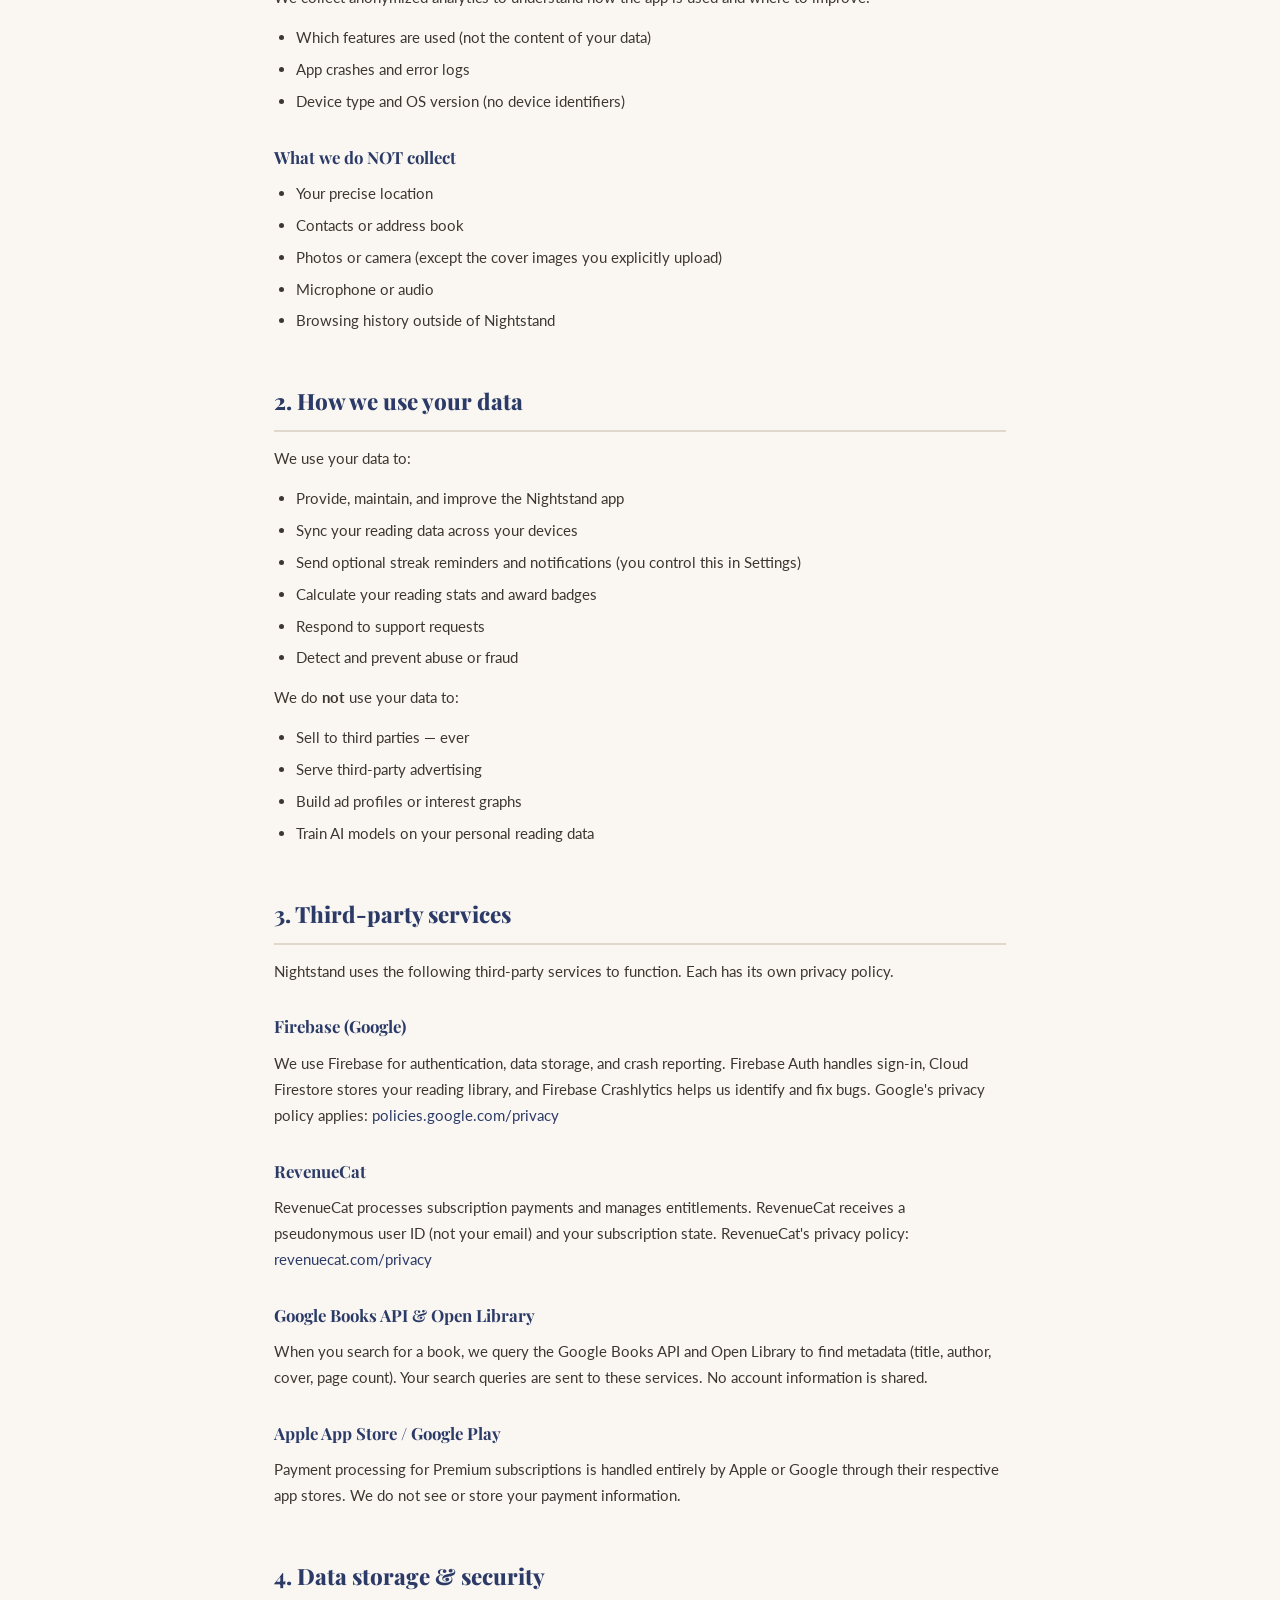
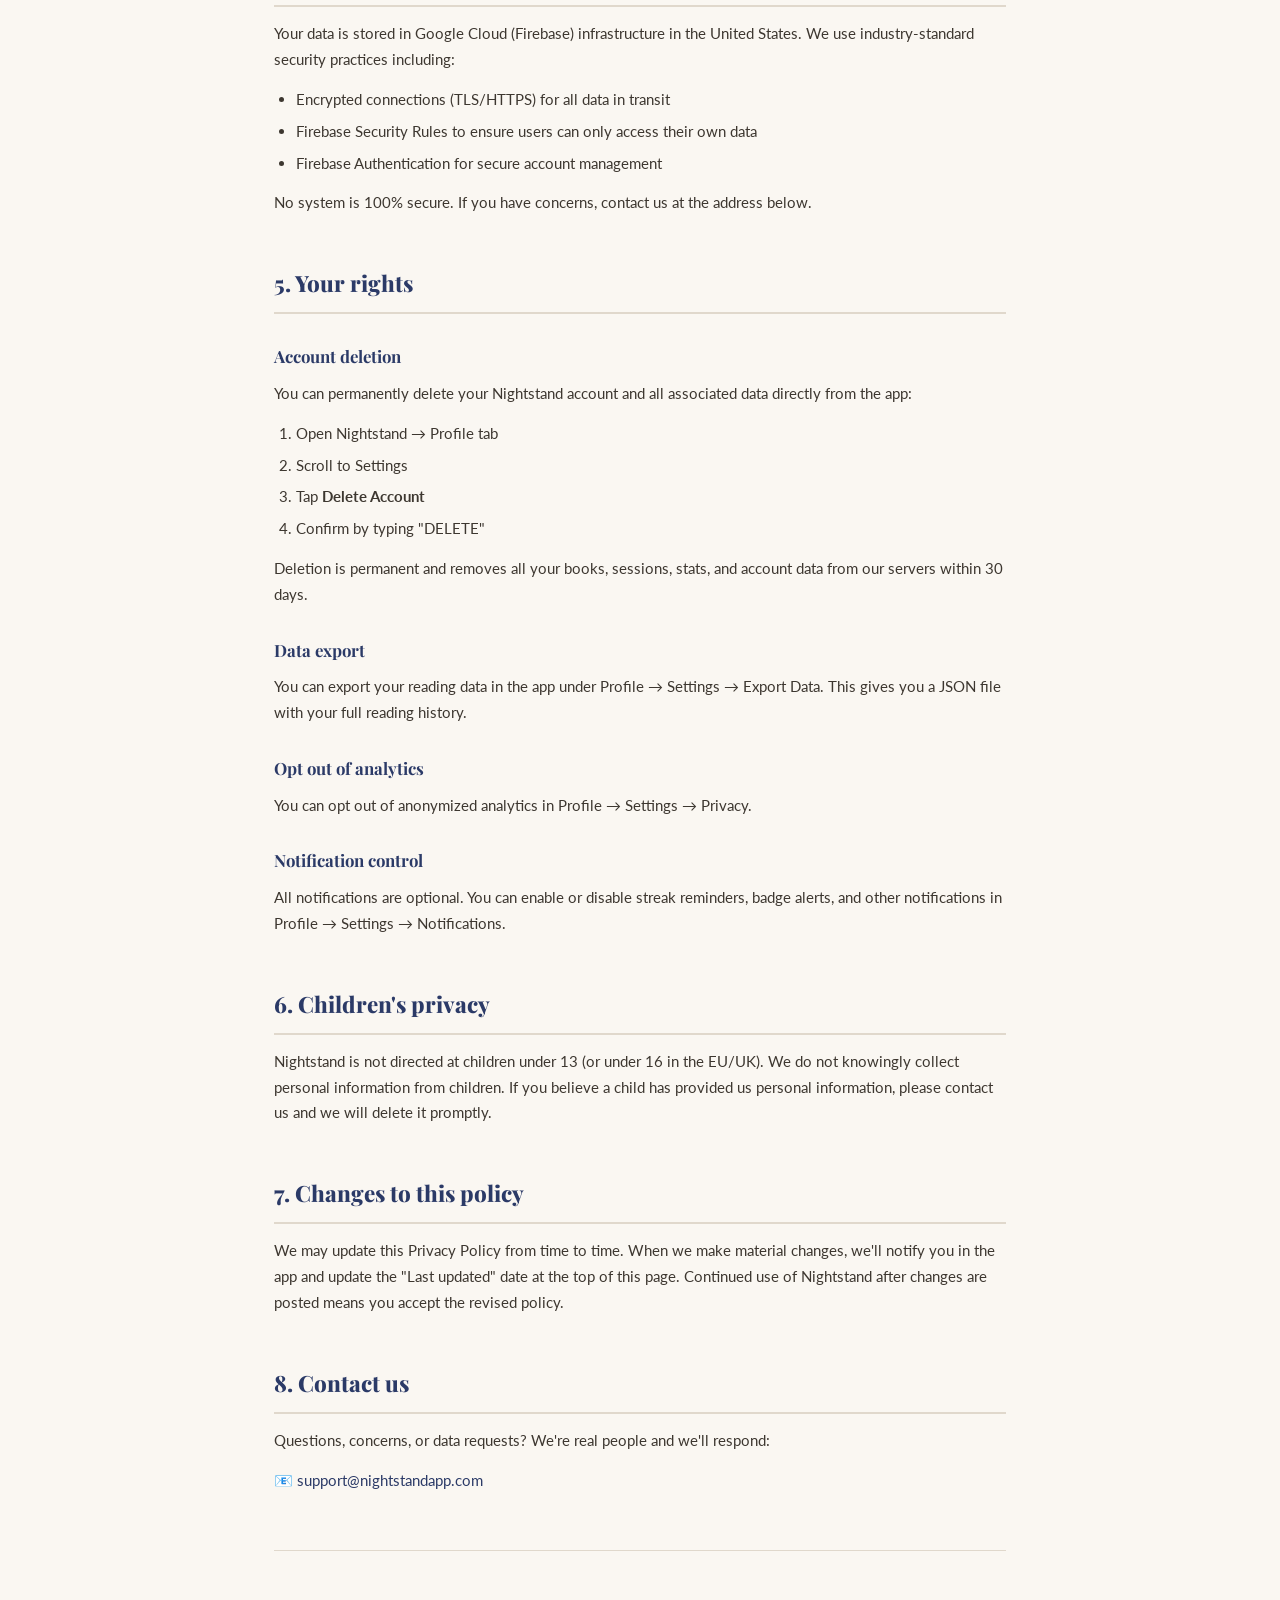
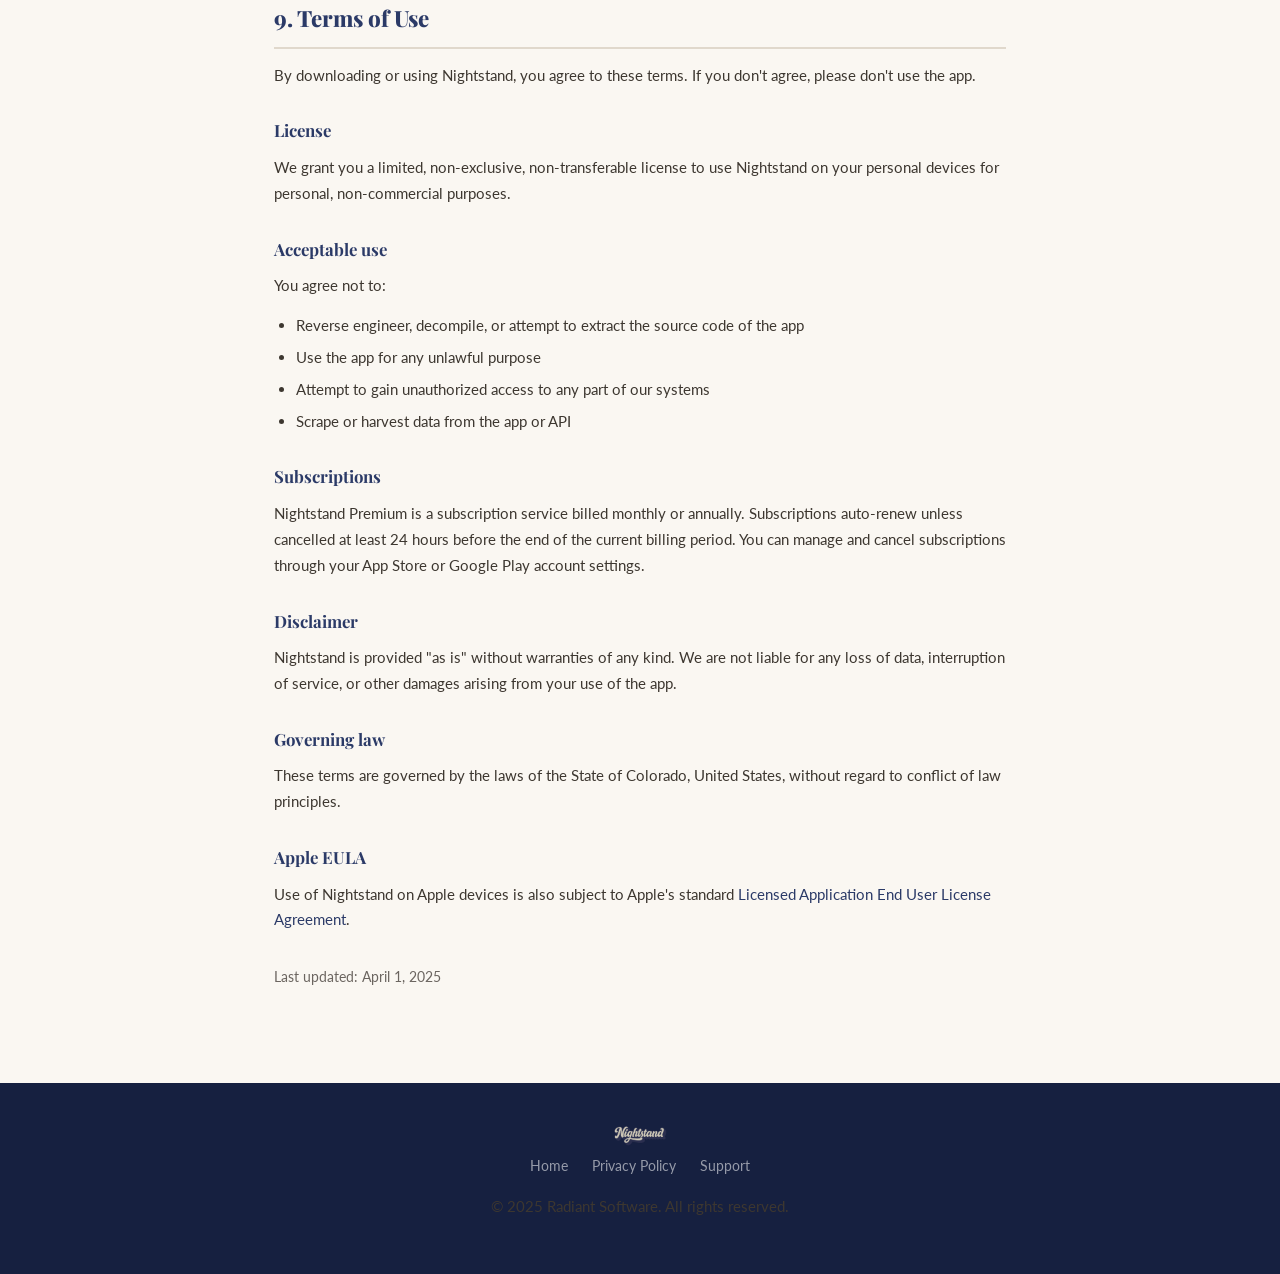
<file: privacy.html>
<!DOCTYPE html>
<html lang="en">
<head>
  <meta charset="UTF-8">
  <meta name="viewport" content="width=device-width, initial-scale=1.0">
  <title>Privacy Policy — Nightstand</title>
  <meta name="description" content="Nightstand privacy policy — how we collect, use, and protect your data.">
  <link rel="icon" type="image/jpg" href="images/icon.jpg">
  <link rel="preconnect" href="https://fonts.googleapis.com">
  <link rel="preconnect" href="https://fonts.gstatic.com" crossorigin>
  <link href="https://fonts.googleapis.com/css2?family=Playfair+Display:wght@600;700;800&family=Lato:wght@400;600;700&display=swap" rel="stylesheet">
  <style>
    *, *::before, *::after { margin: 0; padding: 0; box-sizing: border-box; }

    :root {
      --navy: #2B3A67;
      --navy-dark: #1e2a4a;
      --navy-deeper: #162040;
      --gold: #D4A84B;
      --gold-light: #e4c47a;
      --cream: #EDE0C8;
      --cream-light: #f5efe3;
      --cream-bg: #faf7f2;
      --lavender: #8B7AAF;
      --ink: #1c1917;
      --text-muted: #6b6560;
      --border: #e0d8cc;
    }

    html { scroll-behavior: smooth; }

    body {
      font-family: 'Lato', -apple-system, BlinkMacSystemFont, "Segoe UI", Roboto, Helvetica, Arial, sans-serif;
      color: var(--ink);
      line-height: 1.7;
      background: var(--cream-bg);
    }

    h1, h2, h3, .nav-brand { font-family: 'Playfair Display', Georgia, serif; }

    a { color: var(--navy); text-decoration: none; }
    a:hover { color: var(--gold); text-decoration: underline; }

    /* NAV */
    nav {
      position: sticky;
      top: 0;
      z-index: 100;
      background: rgba(250, 247, 242, 0.92);
      backdrop-filter: blur(10px);
      border-bottom: 1px solid var(--border);
      padding: 0 24px;
    }
    .nav-inner {
      max-width: 1100px;
      margin: 0 auto;
      display: flex;
      align-items: center;
      justify-content: space-between;
      height: 64px;
    }
    .nav-brand {
      display: flex;
      align-items: center;
      gap: 10px;
      font-size: 1.25rem;
      font-weight: 700;
      color: var(--navy);
      letter-spacing: -0.01em;
      text-decoration: none;
    }
    .nav-brand img {
      height: 32px;
      width: auto;
    }
    .nav-brand:hover { color: var(--navy); text-decoration: none; }
    .nav-links {
      display: flex;
      gap: 28px;
      font-size: 0.875rem;
      font-weight: 600;
    }
    .nav-links a { color: var(--text-muted); }
    .nav-links a:hover { color: var(--navy); text-decoration: none; }

    /* PAGE HEADER */
    .page-header {
      background: linear-gradient(160deg, var(--navy-deeper) 0%, var(--navy) 50%, #3a4a7a 100%);
      color: #fff;
      padding: 72px 24px 60px;
      text-align: center;
      position: relative;
      overflow: hidden;
    }
    .page-header::before {
      content: '';
      position: absolute;
      inset: 0;
      background: radial-gradient(ellipse at 50% 0%, rgba(212,168,75,0.18) 0%, transparent 60%);
      pointer-events: none;
    }
    .page-header h1 {
      font-size: clamp(1.8rem, 4vw, 2.6rem);
      font-weight: 800;
      letter-spacing: -0.025em;
      margin-bottom: 10px;
      position: relative;
    }
    .page-header p {
      font-size: 0.95rem;
      color: rgba(255,255,255,0.65);
      position: relative;
    }

    /* CONTENT */
    .content {
      max-width: 780px;
      margin: 0 auto;
      padding: 56px 24px 80px;
    }

    .toc {
      background: #fff;
      border: 1px solid var(--border);
      border-radius: 12px;
      padding: 24px 28px;
      margin-bottom: 48px;
    }
    .toc h2 {
      font-family: 'Lato', sans-serif;
      font-size: 0.78rem;
      font-weight: 700;
      text-transform: uppercase;
      letter-spacing: 0.1em;
      color: var(--gold);
      margin: 0 0 14px;
      padding: 0;
      border: none;
    }
    .toc ol {
      padding-left: 20px;
      display: flex;
      flex-direction: column;
      gap: 6px;
    }
    .toc li {
      font-size: 0.9rem;
    }

    h2 {
      font-size: 1.4rem;
      font-weight: 800;
      color: var(--navy);
      margin: 48px 0 14px;
      padding-bottom: 10px;
      border-bottom: 2px solid var(--border);
    }
    h3 {
      font-size: 1.05rem;
      font-weight: 700;
      color: var(--navy);
      margin: 28px 0 10px;
    }
    p {
      font-size: 0.95rem;
      color: #3d3730;
      margin-bottom: 14px;
    }
    ul, ol {
      padding-left: 22px;
      margin-bottom: 14px;
    }
    li {
      font-size: 0.95rem;
      color: #3d3730;
      margin-bottom: 6px;
    }
    .callout {
      background: var(--cream);
      border-left: 4px solid var(--gold);
      border-radius: 0 10px 10px 0;
      padding: 18px 22px;
      margin: 20px 0 32px;
      font-size: 0.92rem;
      color: #3d3730;
    }

    /* FOOTER */
    footer {
      background: var(--navy-deeper);
      color: rgba(255,255,255,0.55);
      padding: 40px 24px;
      text-align: center;
      font-size: 0.85rem;
    }
    .footer-inner { max-width: 1100px; margin: 0 auto; }
    .footer-links {
      display: flex;
      gap: 24px;
      justify-content: center;
      flex-wrap: wrap;
      margin-bottom: 16px;
    }
    .footer-links a { color: rgba(255,255,255,0.55); transition: color 0.15s; }
    .footer-links a:hover { color: var(--gold-light); text-decoration: none; }
    .footer-brand {
      display: flex;
      align-items: center;
      justify-content: center;
      gap: 8px;
      margin-bottom: 8px;
    }
    .footer-brand img {
      height: 24px;
      width: auto;
      opacity: 0.8;
    }

    @media (max-width: 640px) {
      .nav-links { display: none; }
    }
  </style>
</head>
<body>

  <nav>
    <div class="nav-inner">
      <a href="index.html" class="nav-brand">
        <img src="images/nightstand.png" alt="Nightstand logo">
      </a>
      <div class="nav-links">
        <a href="index.html#features">Features</a>
        <a href="index.html#pricing">Pricing</a>
        <a href="support.html">Support</a>
        <a href="privacy.html">Privacy</a>
      </div>
    </div>
  </nav>

  <header class="page-header">
    <h1>Privacy Policy</h1>
    <p>Last updated: April 1, 2025</p>
  </header>

  <div class="content">

    <div class="callout">
      <strong>Short version:</strong> We collect only what we need to make the app work. We don't sell your data — ever. You can delete your account and all your data at any time, directly from the app.
    </div>

    <div class="toc">
      <h2>Table of Contents</h2>
      <ol>
        <li><a href="#what-we-collect">What we collect</a></li>
        <li><a href="#how-we-use">How we use your data</a></li>
        <li><a href="#third-parties">Third-party services</a></li>
        <li><a href="#data-storage">Data storage &amp; security</a></li>
        <li><a href="#your-rights">Your rights</a></li>
        <li><a href="#children">Children's privacy</a></li>
        <li><a href="#changes">Changes to this policy</a></li>
        <li><a href="#contact">Contact us</a></li>
        <li><a href="#terms">Terms of Use</a></li>
      </ol>
    </div>

    <h2 id="what-we-collect">1. What we collect</h2>

    <h3>Account information</h3>
    <p>When you create an account, we collect:</p>
    <ul>
      <li>Your email address</li>
      <li>Your display name (optional)</li>
      <li>Profile photo (optional, if you upload one)</li>
      <li>Authentication method (email/password, Google Sign-In, or Sign in with Apple)</li>
    </ul>

    <h3>Reading data</h3>
    <p>The core purpose of the app — we store:</p>
    <ul>
      <li>Books you add to your library (title, author, cover, page count, status)</li>
      <li>Reading sessions (start time, end time, pages read or minutes listened)</li>
      <li>Reading goals, notes, ratings, and shelf assignments</li>
      <li>Badges and achievements you've earned</li>
      <li>Goodreads import data (if you choose to import)</li>
    </ul>

    <h3>Usage data</h3>
    <p>We collect anonymized analytics to understand how the app is used and where to improve:</p>
    <ul>
      <li>Which features are used (not the content of your data)</li>
      <li>App crashes and error logs</li>
      <li>Device type and OS version (no device identifiers)</li>
    </ul>

    <h3>What we do NOT collect</h3>
    <ul>
      <li>Your precise location</li>
      <li>Contacts or address book</li>
      <li>Photos or camera (except the cover images you explicitly upload)</li>
      <li>Microphone or audio</li>
      <li>Browsing history outside of Nightstand</li>
    </ul>

    <h2 id="how-we-use">2. How we use your data</h2>

    <p>We use your data to:</p>
    <ul>
      <li>Provide, maintain, and improve the Nightstand app</li>
      <li>Sync your reading data across your devices</li>
      <li>Send optional streak reminders and notifications (you control this in Settings)</li>
      <li>Calculate your reading stats and award badges</li>
      <li>Respond to support requests</li>
      <li>Detect and prevent abuse or fraud</li>
    </ul>

    <p>We do <strong>not</strong> use your data to:</p>
    <ul>
      <li>Sell to third parties — ever</li>
      <li>Serve third-party advertising</li>
      <li>Build ad profiles or interest graphs</li>
      <li>Train AI models on your personal reading data</li>
    </ul>

    <h2 id="third-parties">3. Third-party services</h2>

    <p>Nightstand uses the following third-party services to function. Each has its own privacy policy.</p>

    <h3>Firebase (Google)</h3>
    <p>We use Firebase for authentication, data storage, and crash reporting. Firebase Auth handles sign-in, Cloud Firestore stores your reading library, and Firebase Crashlytics helps us identify and fix bugs. Google's privacy policy applies: <a href="https://policies.google.com/privacy" target="_blank" rel="noopener">policies.google.com/privacy</a></p>

    <h3>RevenueCat</h3>
    <p>RevenueCat processes subscription payments and manages entitlements. RevenueCat receives a pseudonymous user ID (not your email) and your subscription state. RevenueCat's privacy policy: <a href="https://www.revenuecat.com/privacy" target="_blank" rel="noopener">revenuecat.com/privacy</a></p>

    <h3>Google Books API &amp; Open Library</h3>
    <p>When you search for a book, we query the Google Books API and Open Library to find metadata (title, author, cover, page count). Your search queries are sent to these services. No account information is shared.</p>

    <h3>Apple App Store / Google Play</h3>
    <p>Payment processing for Premium subscriptions is handled entirely by Apple or Google through their respective app stores. We do not see or store your payment information.</p>

    <h2 id="data-storage">4. Data storage &amp; security</h2>

    <p>Your data is stored in Google Cloud (Firebase) infrastructure in the United States. We use industry-standard security practices including:</p>
    <ul>
      <li>Encrypted connections (TLS/HTTPS) for all data in transit</li>
      <li>Firebase Security Rules to ensure users can only access their own data</li>
      <li>Firebase Authentication for secure account management</li>
    </ul>

    <p>No system is 100% secure. If you have concerns, contact us at the address below.</p>

    <h2 id="your-rights">5. Your rights</h2>

    <h3>Account deletion</h3>
    <p>You can permanently delete your Nightstand account and all associated data directly from the app:</p>
    <ol>
      <li>Open Nightstand → Profile tab</li>
      <li>Scroll to Settings</li>
      <li>Tap <strong>Delete Account</strong></li>
      <li>Confirm by typing "DELETE"</li>
    </ol>
    <p>Deletion is permanent and removes all your books, sessions, stats, and account data from our servers within 30 days.</p>

    <h3>Data export</h3>
    <p>You can export your reading data in the app under Profile → Settings → Export Data. This gives you a JSON file with your full reading history.</p>

    <h3>Opt out of analytics</h3>
    <p>You can opt out of anonymized analytics in Profile → Settings → Privacy.</p>

    <h3>Notification control</h3>
    <p>All notifications are optional. You can enable or disable streak reminders, badge alerts, and other notifications in Profile → Settings → Notifications.</p>

    <h2 id="children">6. Children's privacy</h2>

    <p>Nightstand is not directed at children under 13 (or under 16 in the EU/UK). We do not knowingly collect personal information from children. If you believe a child has provided us personal information, please contact us and we will delete it promptly.</p>

    <h2 id="changes">7. Changes to this policy</h2>

    <p>We may update this Privacy Policy from time to time. When we make material changes, we'll notify you in the app and update the "Last updated" date at the top of this page. Continued use of Nightstand after changes are posted means you accept the revised policy.</p>

    <h2 id="contact">8. Contact us</h2>

    <p>Questions, concerns, or data requests? We're real people and we'll respond:</p>
    <p>📧 <a href="mailto:support@nightstandapp.com">support@nightstandapp.com</a></p>

    <hr style="border: none; border-top: 1px solid var(--border); margin: 56px 0 40px;">

    <h2 id="terms">9. Terms of Use</h2>

    <p>By downloading or using Nightstand, you agree to these terms. If you don't agree, please don't use the app.</p>

    <h3>License</h3>
    <p>We grant you a limited, non-exclusive, non-transferable license to use Nightstand on your personal devices for personal, non-commercial purposes.</p>

    <h3>Acceptable use</h3>
    <p>You agree not to:</p>
    <ul>
      <li>Reverse engineer, decompile, or attempt to extract the source code of the app</li>
      <li>Use the app for any unlawful purpose</li>
      <li>Attempt to gain unauthorized access to any part of our systems</li>
      <li>Scrape or harvest data from the app or API</li>
    </ul>

    <h3>Subscriptions</h3>
    <p>Nightstand Premium is a subscription service billed monthly or annually. Subscriptions auto-renew unless cancelled at least 24 hours before the end of the current billing period. You can manage and cancel subscriptions through your App Store or Google Play account settings.</p>

    <h3>Disclaimer</h3>
    <p>Nightstand is provided "as is" without warranties of any kind. We are not liable for any loss of data, interruption of service, or other damages arising from your use of the app.</p>

    <h3>Governing law</h3>
    <p>These terms are governed by the laws of the State of Colorado, United States, without regard to conflict of law principles.</p>

    <h3>Apple EULA</h3>
    <p>Use of Nightstand on Apple devices is also subject to Apple's standard <a href="https://www.apple.com/legal/internet-services/itunes/dev/stdeula/" target="_blank" rel="noopener">Licensed Application End User License Agreement</a>.</p>

    <p style="margin-top: 32px; font-size: 0.88rem; color: var(--text-muted);">Last updated: April 1, 2025</p>

  </div>

  <footer>
    <div class="footer-inner">
      <div class="footer-brand">
        <img src="images/nightstand.png" alt="Nightstand">
      </div>
      <div class="footer-links">
        <a href="index.html">Home</a>
        <a href="privacy.html">Privacy Policy</a>
        <a href="support.html">Support</a>
      </div>
      <p>&copy; 2025 Radiant Software. All rights reserved.</p>
    </div>
  </footer>

</body>
</html>
</file>
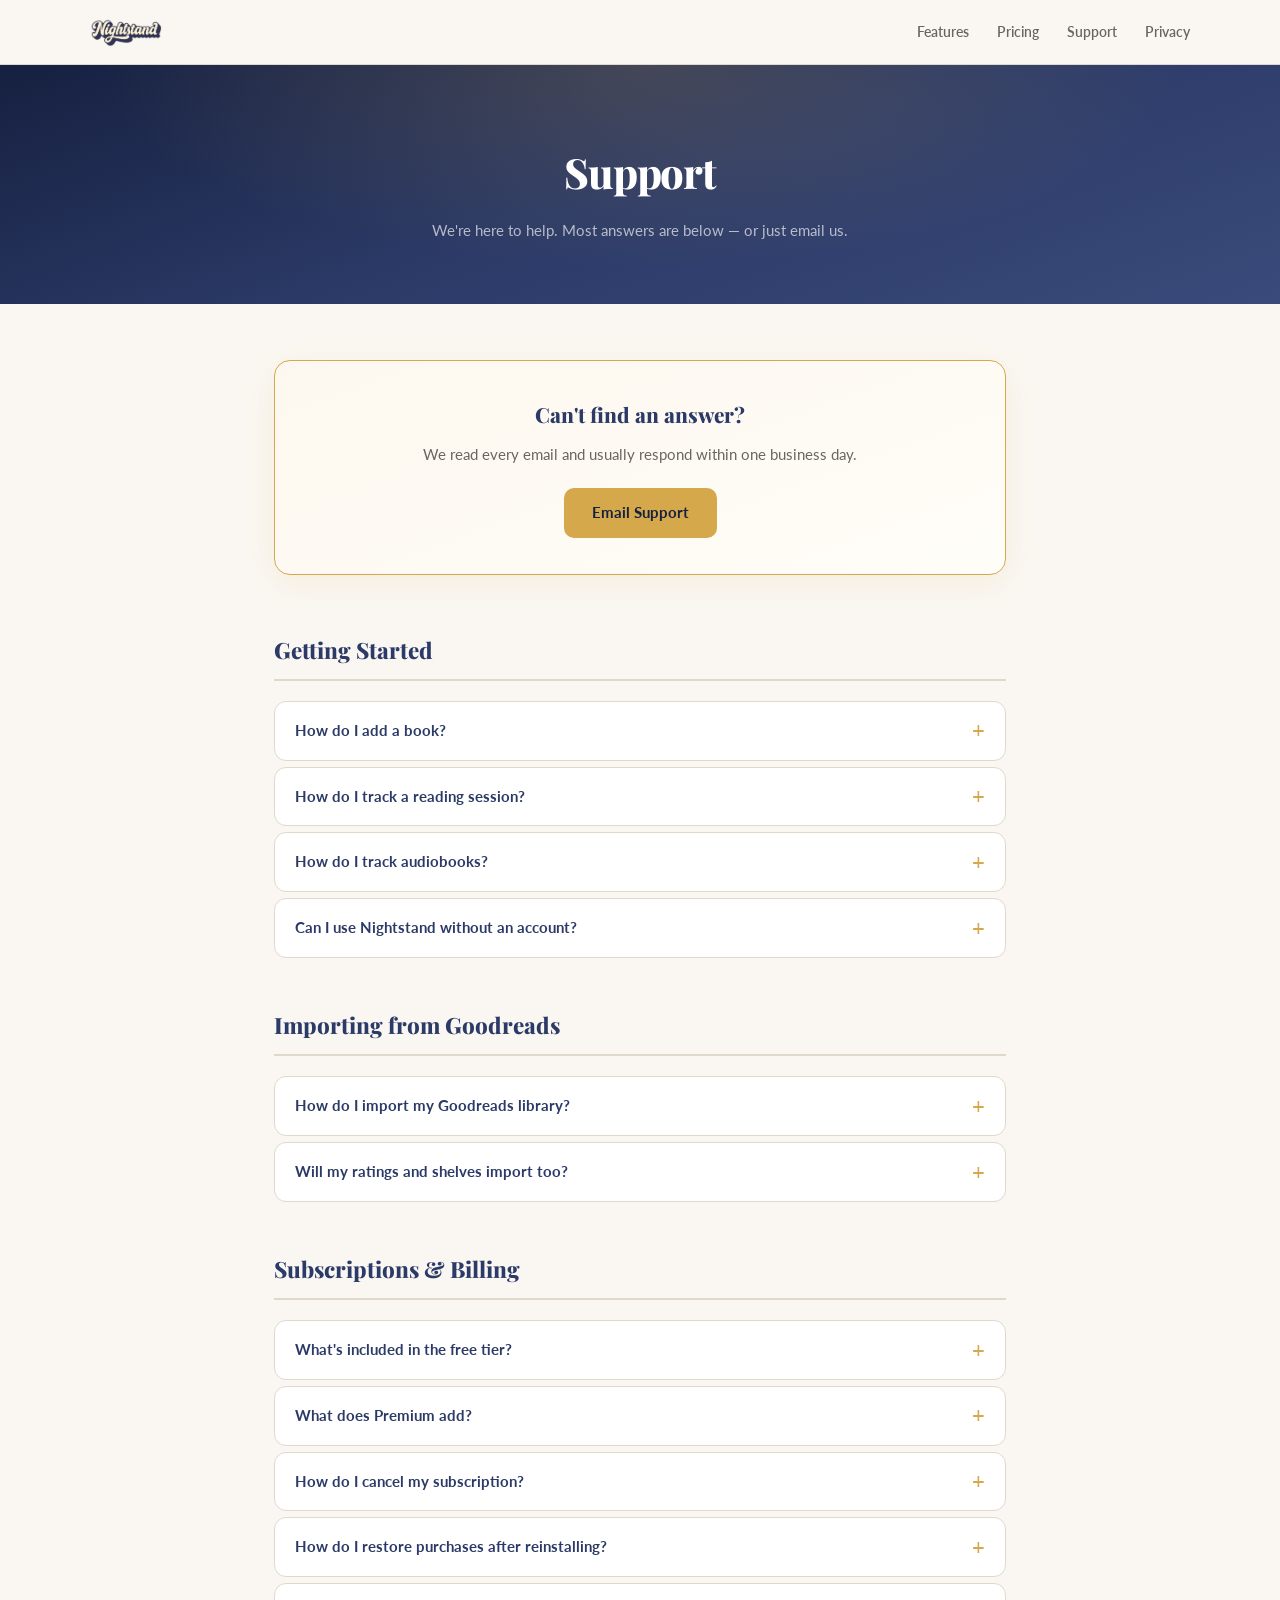
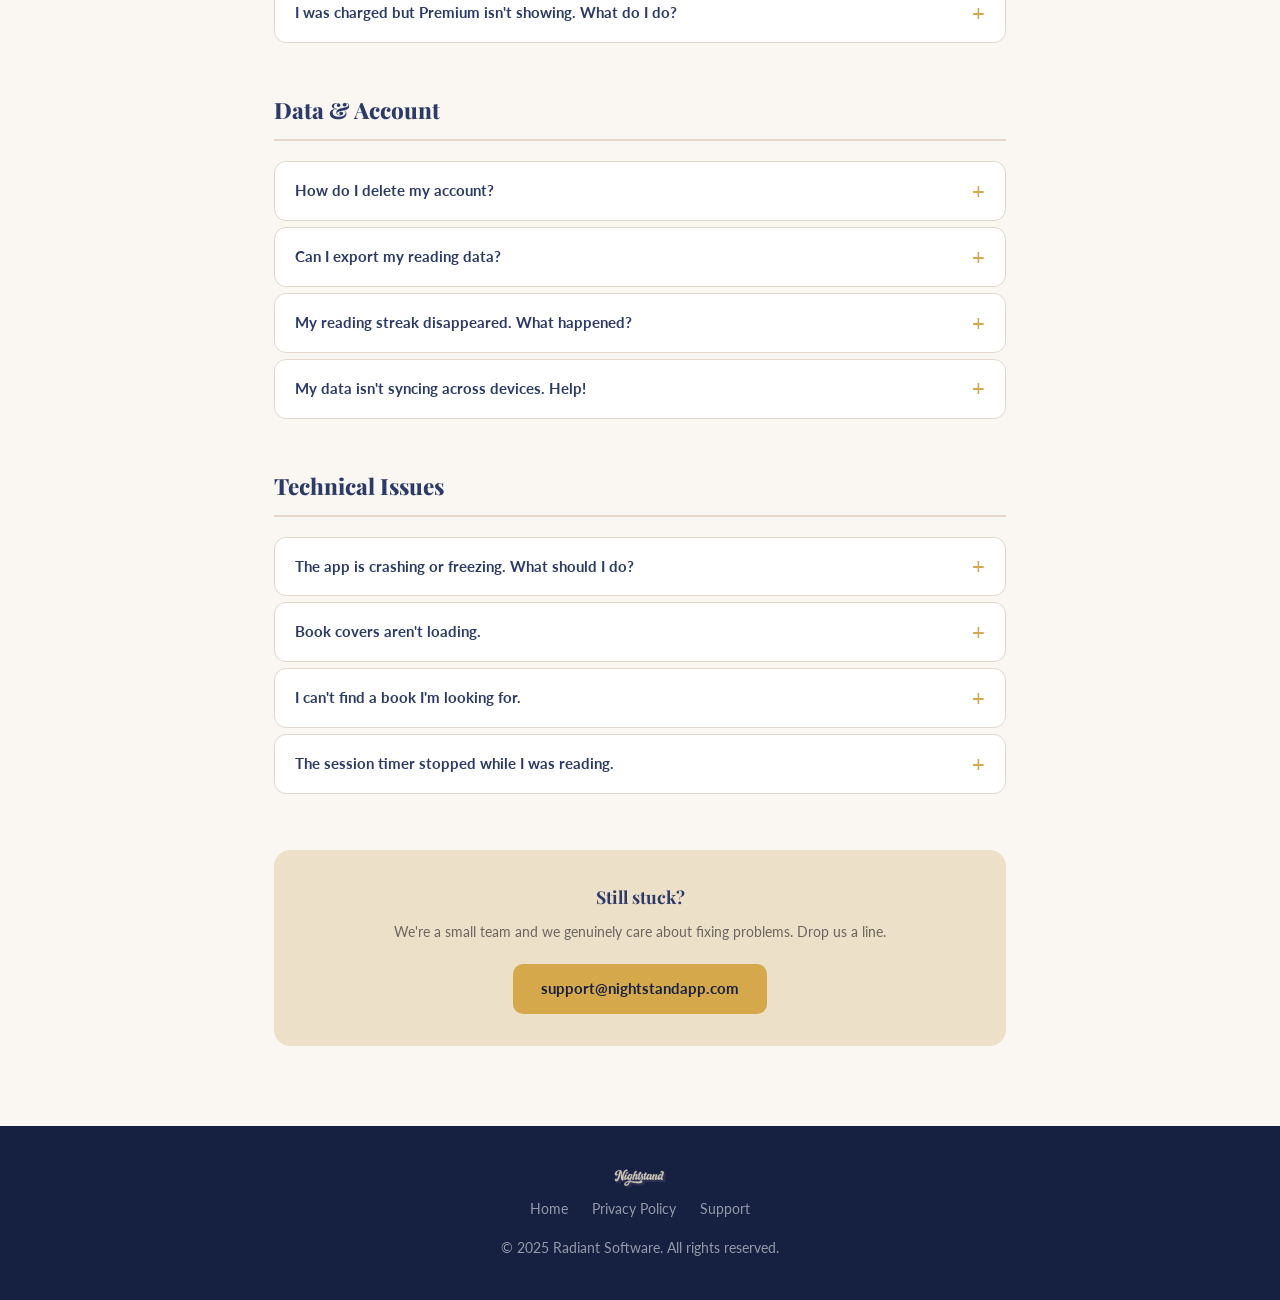
<file: support.html>
<!DOCTYPE html>
<html lang="en">
<head>
  <meta charset="UTF-8">
  <meta name="viewport" content="width=device-width, initial-scale=1.0">
  <title>Support — Nightstand</title>
  <meta name="description" content="Get help with Nightstand — FAQ, troubleshooting, and contact support.">
  <link rel="icon" type="image/jpg" href="images/icon.jpg">
  <link rel="preconnect" href="https://fonts.googleapis.com">
  <link rel="preconnect" href="https://fonts.gstatic.com" crossorigin>
  <link href="https://fonts.googleapis.com/css2?family=Playfair+Display:wght@600;700;800&family=Lato:wght@400;600;700&display=swap" rel="stylesheet">
  <style>
    *, *::before, *::after { margin: 0; padding: 0; box-sizing: border-box; }

    :root {
      --navy: #2B3A67;
      --navy-dark: #1e2a4a;
      --navy-deeper: #162040;
      --gold: #D4A84B;
      --gold-light: #e4c47a;
      --cream: #EDE0C8;
      --cream-light: #f5efe3;
      --cream-bg: #faf7f2;
      --lavender: #8B7AAF;
      --ink: #1c1917;
      --text-muted: #6b6560;
      --border: #e0d8cc;
    }

    html { scroll-behavior: smooth; }

    body {
      font-family: 'Lato', -apple-system, BlinkMacSystemFont, "Segoe UI", Roboto, Helvetica, Arial, sans-serif;
      color: var(--ink);
      line-height: 1.7;
      background: var(--cream-bg);
    }

    h1, h2, h3, .nav-brand { font-family: 'Playfair Display', Georgia, serif; }

    a { color: var(--navy); text-decoration: none; }
    a:hover { color: var(--gold); text-decoration: underline; }

    /* NAV */
    nav {
      position: sticky;
      top: 0;
      z-index: 100;
      background: rgba(250, 247, 242, 0.92);
      backdrop-filter: blur(10px);
      border-bottom: 1px solid var(--border);
      padding: 0 24px;
    }
    .nav-inner {
      max-width: 1100px;
      margin: 0 auto;
      display: flex;
      align-items: center;
      justify-content: space-between;
      height: 64px;
    }
    .nav-brand {
      display: flex;
      align-items: center;
      gap: 10px;
      font-size: 1.25rem;
      font-weight: 700;
      color: var(--navy);
      letter-spacing: -0.01em;
      text-decoration: none;
    }
    .nav-brand img {
      height: 32px;
      width: auto;
    }
    .nav-brand:hover { color: var(--navy); text-decoration: none; }
    .nav-links {
      display: flex;
      gap: 28px;
      font-size: 0.875rem;
      font-weight: 600;
    }
    .nav-links a { color: var(--text-muted); }
    .nav-links a:hover { color: var(--navy); text-decoration: none; }

    /* PAGE HEADER */
    .page-header {
      background: linear-gradient(160deg, var(--navy-deeper) 0%, var(--navy) 50%, #3a4a7a 100%);
      color: #fff;
      padding: 72px 24px 60px;
      text-align: center;
      position: relative;
      overflow: hidden;
    }
    .page-header::before {
      content: '';
      position: absolute;
      inset: 0;
      background: radial-gradient(ellipse at 50% 0%, rgba(212,168,75,0.18) 0%, transparent 60%);
      pointer-events: none;
    }
    .page-header h1 {
      font-size: clamp(1.8rem, 4vw, 2.6rem);
      font-weight: 800;
      letter-spacing: -0.025em;
      margin-bottom: 10px;
      position: relative;
    }
    .page-header p {
      font-size: 0.95rem;
      color: rgba(255,255,255,0.65);
      position: relative;
    }

    /* LAYOUT */
    .content {
      max-width: 780px;
      margin: 0 auto;
      padding: 56px 24px 80px;
    }

    /* CONTACT CTA */
    .contact-card {
      background: linear-gradient(160deg, #fdf8ef, #fffdf8);
      border: 1px solid var(--gold);
      border-radius: 16px;
      padding: 36px 32px;
      margin-bottom: 56px;
      text-align: center;
      box-shadow: 0 8px 32px rgba(212,168,75,0.12);
    }
    .contact-card h2 {
      font-size: 1.3rem;
      font-weight: 800;
      margin-bottom: 10px;
      border: none;
      padding: 0;
      margin-top: 0;
      color: var(--navy);
    }
    .contact-card p {
      font-size: 0.95rem;
      color: var(--text-muted);
      margin-bottom: 20px;
    }
    .contact-btn {
      display: inline-block;
      background: var(--gold);
      color: var(--navy-deeper);
      font-weight: 700;
      font-size: 0.95rem;
      padding: 12px 28px;
      border-radius: 10px;
      text-decoration: none;
      transition: background 0.15s, transform 0.1s;
    }
    .contact-btn:hover { background: var(--gold-light); color: var(--navy-deeper); text-decoration: none; transform: translateY(-1px); }

    /* FAQ */
    h2 {
      font-size: 1.4rem;
      font-weight: 800;
      color: var(--navy);
      margin: 48px 0 20px;
      padding-bottom: 10px;
      border-bottom: 2px solid var(--border);
    }

    .faq-group {
      display: flex;
      flex-direction: column;
      gap: 6px;
      margin-bottom: 8px;
    }

    details {
      border: 1px solid var(--border);
      border-radius: 12px;
      background: #fff;
      overflow: hidden;
      transition: border-color 0.15s, box-shadow 0.15s;
    }
    details[open] {
      border-color: var(--lavender);
      box-shadow: 0 4px 16px rgba(43,58,103,0.06);
    }
    details summary {
      padding: 16px 20px;
      font-weight: 700;
      font-size: 0.95rem;
      cursor: pointer;
      list-style: none;
      display: flex;
      justify-content: space-between;
      align-items: center;
      gap: 16px;
      color: var(--navy);
      user-select: none;
    }
    details summary::-webkit-details-marker { display: none; }
    details summary::after {
      content: '+';
      font-size: 1.4rem;
      font-weight: 400;
      color: var(--gold);
      flex-shrink: 0;
      line-height: 1;
    }
    details[open] summary::after { content: '−'; }
    .faq-answer {
      padding: 0 20px 18px;
      font-size: 0.92rem;
      color: #3d3730;
      line-height: 1.7;
      border-top: 1px solid var(--border);
      padding-top: 14px;
    }
    .faq-answer p { margin-bottom: 10px; }
    .faq-answer p:last-child { margin-bottom: 0; }
    .faq-answer ul { padding-left: 20px; }
    .faq-answer li { margin-bottom: 4px; }
    .faq-answer ol { padding-left: 20px; }
    .faq-answer a { color: var(--navy); font-weight: 600; }
    .faq-answer a:hover { color: var(--gold); }

    .stuck-card {
      margin-top: 56px;
      padding: 32px;
      background: var(--cream);
      border-radius: 16px;
      text-align: center;
    }
    .stuck-card .title {
      font-family: 'Playfair Display', Georgia, serif;
      font-size: 1.1rem;
      font-weight: 700;
      color: var(--navy);
      margin-bottom: 8px;
    }
    .stuck-card p {
      font-size: 0.9rem;
      color: var(--text-muted);
      margin-bottom: 20px;
    }

    /* FOOTER */
    footer {
      background: var(--navy-deeper);
      color: rgba(255,255,255,0.55);
      padding: 40px 24px;
      text-align: center;
      font-size: 0.85rem;
    }
    .footer-inner { max-width: 1100px; margin: 0 auto; }
    .footer-links {
      display: flex;
      gap: 24px;
      justify-content: center;
      flex-wrap: wrap;
      margin-bottom: 16px;
    }
    .footer-links a { color: rgba(255,255,255,0.55); transition: color 0.15s; }
    .footer-links a:hover { color: var(--gold-light); text-decoration: none; }
    .footer-brand {
      display: flex;
      align-items: center;
      justify-content: center;
      gap: 8px;
      margin-bottom: 8px;
    }
    .footer-brand img {
      height: 24px;
      width: auto;
      opacity: 0.8;
    }

    @media (max-width: 640px) {
      .nav-links { display: none; }
      .contact-card { padding: 28px 20px; }
    }
  </style>
</head>
<body>

  <nav>
    <div class="nav-inner">
      <a href="index.html" class="nav-brand">
        <img src="images/nightstand.png" alt="Nightstand logo">
      </a>
      <div class="nav-links">
        <a href="index.html#features">Features</a>
        <a href="index.html#pricing">Pricing</a>
        <a href="support.html">Support</a>
        <a href="privacy.html">Privacy</a>
      </div>
    </div>
  </nav>

  <header class="page-header">
    <h1>Support</h1>
    <p>We're here to help. Most answers are below — or just email us.</p>
  </header>

  <div class="content">

    <div class="contact-card">
      <h2>Can't find an answer?</h2>
      <p>We read every email and usually respond within one business day.</p>
      <a href="mailto:support@nightstandapp.com" class="contact-btn">Email Support</a>
    </div>

    <!-- GETTING STARTED -->
    <h2>Getting Started</h2>
    <div class="faq-group">
      <details>
        <summary>How do I add a book?</summary>
        <div class="faq-answer">
          <p>Tap the <strong>+</strong> button in the Library tab. You can search by title or author, or tap the barcode icon to scan the ISBN on the back of a physical book. Once you find your book, tap it to confirm — the cover, author, and page count fill in automatically.</p>
        </div>
      </details>
      <details>
        <summary>How do I track a reading session?</summary>
        <div class="faq-answer">
          <p>Open a book from your library and tap <strong>Start Reading</strong>. Nightstand runs a timer in the background — you don't need to keep the app open. When you stop reading, tap <strong>Stop</strong> (or use the notification in your tray).</p>
          <p>After stopping, you can edit the session time or pages read if needed.</p>
        </div>
      </details>
      <details>
        <summary>How do I track audiobooks?</summary>
        <div class="faq-answer">
          <p>When adding or editing a book, set the format to <strong>Audiobook</strong>. The session timer will then track minutes and hours instead of pages. It works exactly the same way — tap Start, tap Stop.</p>
        </div>
      </details>
      <details>
        <summary>Can I use Nightstand without an account?</summary>
        <div class="faq-answer">
          <p>You can browse the app, but you'll need an account to save books and reading sessions. Creating an account is free and takes about 30 seconds. You can sign up with email, Google, or Apple.</p>
        </div>
      </details>
    </div>

    <!-- IMPORTING -->
    <h2>Importing from Goodreads</h2>
    <div class="faq-group">
      <details>
        <summary>How do I import my Goodreads library?</summary>
        <div class="faq-answer">
          <p>First, export your data from Goodreads:</p>
          <ol>
            <li>Go to goodreads.com on desktop</li>
            <li>Click <strong>My Books</strong> → <strong>Import and Export</strong></li>
            <li>Click <strong>Export Library</strong> — you'll get a CSV file</li>
          </ol>
          <p>Then in Nightstand:</p>
          <ol>
            <li>Go to Profile → Settings</li>
            <li>Tap <strong>Import from Goodreads</strong></li>
            <li>Select the CSV file you downloaded</li>
          </ol>
          <p>Your entire reading history, ratings, and shelves will import in seconds.</p>
        </div>
      </details>
      <details>
        <summary>Will my ratings and shelves import too?</summary>
        <div class="faq-answer">
          <p>Yes — ratings, read/currently-reading/want-to-read status, and date finished all import from the Goodreads CSV. Custom shelf names may not map perfectly but your books will all be there.</p>
        </div>
      </details>
    </div>

    <!-- SUBSCRIPTIONS -->
    <h2>Subscriptions &amp; Billing</h2>
    <div class="faq-group">
      <details>
        <summary>What's included in the free tier?</summary>
        <div class="faq-answer">
          <p>The free tier lets you add up to <strong>7 books</strong> and includes all core features: session timer, stats dashboard, reading streaks, calendar heatmap, and badges. You can use Nightstand forever for free at this level.</p>
        </div>
      </details>
      <details>
        <summary>What does Premium add?</summary>
        <div class="faq-answer">
          <p>Nightstand Premium removes the 7-book limit and gives you:</p>
          <ul>
            <li>Unlimited books in your library</li>
            <li>Goodreads import</li>
            <li>Full reading history across all time</li>
          </ul>
          <p>All features (stats, streaks, timer, badges) are available on both free and Premium.</p>
        </div>
      </details>
      <details>
        <summary>How do I cancel my subscription?</summary>
        <div class="faq-answer">
          <p>Subscriptions are managed by Apple or Google, not by Nightstand directly. To cancel:</p>
          <p><strong>On iPhone/iPad:</strong> Settings app → [Your name] → Subscriptions → Nightstand → Cancel</p>
          <p><strong>On Android:</strong> Google Play app → Menu → Subscriptions → Nightstand → Cancel</p>
          <p>Your Premium access continues until the end of the current billing period.</p>
        </div>
      </details>
      <details>
        <summary>How do I restore purchases after reinstalling?</summary>
        <div class="faq-answer">
          <p>Go to Profile → Settings and tap <strong>Restore Purchases</strong>. Your Premium subscription will be restored automatically as long as you're signed in with the same Apple ID or Google account.</p>
        </div>
      </details>
      <details>
        <summary>I was charged but Premium isn't showing. What do I do?</summary>
        <div class="faq-answer">
          <p>Try tapping <strong>Restore Purchases</strong> in Profile → Settings. If that doesn't work, email us at <a href="mailto:support@nightstandapp.com">support@nightstandapp.com</a> with your account email and we'll sort it out quickly.</p>
        </div>
      </details>
    </div>

    <!-- DATA & ACCOUNT -->
    <h2>Data &amp; Account</h2>
    <div class="faq-group">
      <details>
        <summary>How do I delete my account?</summary>
        <div class="faq-answer">
          <p>You can permanently delete your account from within the app:</p>
          <ol>
            <li>Open Nightstand → tap the <strong>Profile</strong> tab</li>
            <li>Scroll down to Settings</li>
            <li>Tap <strong>Delete Account</strong></li>
            <li>Read the warning, then type <strong>DELETE</strong> to confirm</li>
          </ol>
          <p>This permanently removes all your books, reading sessions, stats, and account data. This cannot be undone.</p>
        </div>
      </details>
      <details>
        <summary>Can I export my reading data?</summary>
        <div class="faq-answer">
          <p>Yes — go to Profile → Settings → <strong>Export Data</strong>. You'll get a JSON file with your complete reading history that you can keep for your records.</p>
        </div>
      </details>
      <details>
        <summary>My reading streak disappeared. What happened?</summary>
        <div class="faq-answer">
          <p>A streak requires at least one logged reading session per day. If you missed a day (midnight to midnight in your local timezone), the streak resets. The app uses your device's timezone for streak calculations.</p>
          <p>If you believe your streak disappeared due to a bug, email us with your account email and the approximate date — we'll look into it.</p>
        </div>
      </details>
      <details>
        <summary>My data isn't syncing across devices. Help!</summary>
        <div class="faq-answer">
          <p>Make sure you're signed in to the same account on both devices. Then try:</p>
          <ol>
            <li>Pull down to refresh on the Library screen</li>
            <li>Check that you have an internet connection</li>
            <li>Force-quit the app and reopen it</li>
          </ol>
          <p>If data still isn't syncing, email us at <a href="mailto:support@nightstandapp.com">support@nightstandapp.com</a>.</p>
        </div>
      </details>
    </div>

    <!-- TECHNICAL -->
    <h2>Technical Issues</h2>
    <div class="faq-group">
      <details>
        <summary>The app is crashing or freezing. What should I do?</summary>
        <div class="faq-answer">
          <p>Try these steps in order:</p>
          <ol>
            <li>Force-quit the app and reopen it</li>
            <li>Restart your device</li>
            <li>Check for an app update in the App Store or Google Play</li>
            <li>Uninstall and reinstall the app (your data is saved to the cloud — it will restore when you sign back in)</li>
          </ol>
          <p>Still crashing? Email <a href="mailto:support@nightstandapp.com">support@nightstandapp.com</a> with your device model, OS version, and what you were doing when it crashed.</p>
        </div>
      </details>
      <details>
        <summary>Book covers aren't loading.</summary>
        <div class="faq-answer">
          <p>Cover images load from the internet. Check that you have a stable connection. If covers are consistently missing for a specific book, you can upload a custom cover: open the book → tap the cover image → choose a photo from your camera roll.</p>
        </div>
      </details>
      <details>
        <summary>I can't find a book I'm looking for.</summary>
        <div class="faq-answer">
          <p>Nightstand searches Google Books and Open Library. If a book isn't showing up, try:</p>
          <ul>
            <li>Search by ISBN (scan the barcode on the back of the book)</li>
            <li>Try the full title without subtitle</li>
            <li>Search by author name only</li>
          </ul>
          <p>If the book truly isn't in either database (rare for older or self-published titles), you can add it manually: tap <strong>Add manually</strong> at the bottom of search results and fill in the details yourself.</p>
        </div>
      </details>
      <details>
        <summary>The session timer stopped while I was reading.</summary>
        <div class="faq-answer">
          <p>Make sure you haven't disabled background app activity for Nightstand on your device. The timer runs as a background service, but some aggressive battery-saving modes can stop it.</p>
          <p><strong>iPhone:</strong> Settings → Nightstand → Background App Refresh → On</p>
          <p><strong>Android:</strong> Settings → Apps → Nightstand → Battery → Allow background activity</p>
          <p>You can always manually edit a session's time if the timer was cut short.</p>
        </div>
      </details>
    </div>

    <div class="stuck-card">
      <p class="title">Still stuck?</p>
      <p>We're a small team and we genuinely care about fixing problems. Drop us a line.</p>
      <a href="mailto:support@nightstandapp.com" class="contact-btn">support@nightstandapp.com</a>
    </div>

  </div>

  <footer>
    <div class="footer-inner">
      <div class="footer-brand">
        <img src="images/nightstand.png" alt="Nightstand">
      </div>
      <div class="footer-links">
        <a href="index.html">Home</a>
        <a href="privacy.html">Privacy Policy</a>
        <a href="support.html">Support</a>
      </div>
      <p>&copy; 2025 Radiant Software. All rights reserved.</p>
    </div>
  </footer>

</body>
</html>
</file>
